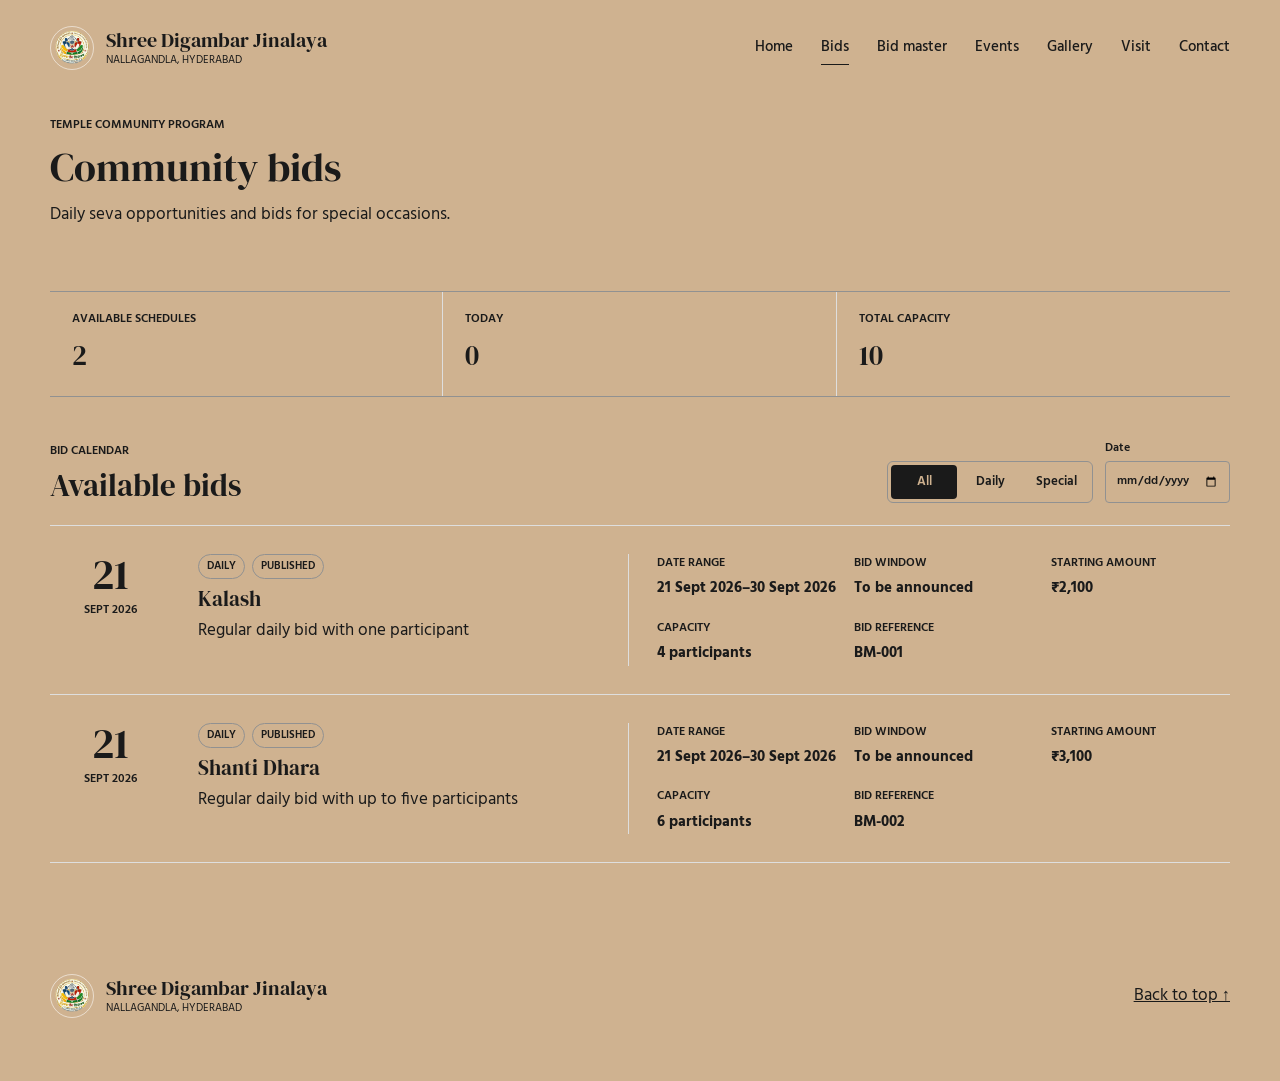
<file: bids/index.html>
<!doctype html>
<html lang="en">
<head>
	<meta charset="UTF-8" />
	<meta name="viewport" content="width=device-width, initial-scale=1.0" />
	<meta name="description" content="View daily and special community bids from Shree Digambar Jinalaya, Nallagandla, Hyderabad." />
	<meta name="robots" content="index, follow" />
	<link rel="icon" type="image/png" href="../assets/images/Home/Logo.png" />
	<title>Community Bids | Shree Digambar Jinalaya</title>
	<script>
		(() => {
			const param = new URLSearchParams(window.location.search).get("scoutTheme");
			const theme =
				param || (window.matchMedia("(prefers-color-scheme: dark)").matches ? "dark" : "light");
			document.documentElement.setAttribute("data-theme", theme);
		})();
	</script>
	<style>
		:root {
			color-scheme: light;
			--cp-bg: #f7f4ef;
			--cp-bg-elevated: #fcfbf8;
			--cp-surface: #ffffff;
			--cp-surface-soft: #f5f5f5;
			--cp-border: #dedede;
			--cp-border-strong: #919191;
			--cp-text: #242424;
			--cp-text-muted: #5c5c5c;
			--cp-text-soft: #6f6f6f;
			--cp-accent: #b11f4b;
			--cp-accent-hover: #9a1a41;
			--cp-accent-soft: rgba(177, 31, 75, 0.08);
			--cp-accent-fg: #ffffff;
			--cp-success: #16a34a;
			--cp-danger: #dc2626;
			--cp-warning: #f59e0b;
			--cp-link: #0078d4;
			--cp-shadow: 0 18px 48px rgba(0, 0, 0, 0.12);
			--cp-overlay: rgba(255, 255, 255, 0.8);
			--cp-panel: rgba(255, 255, 255, 0.86);
			--cp-panel-strong: rgba(255, 255, 255, 0.96);
			--cp-sheen: rgba(255, 255, 255, 0.55);
			--cp-highlight: rgba(177, 31, 75, 0.12);
		}
		html[data-theme="dark"] {
			color-scheme: dark;
			--cp-bg: #3d3b3a;
			--cp-bg-elevated: #343231;
			--cp-surface: #292929;
			--cp-surface-soft: #2e2e2e;
			--cp-border: #474747;
			--cp-border-strong: #5f5f5f;
			--cp-text: #dedede;
			--cp-text-muted: #919191;
			--cp-text-soft: #b0b0b0;
			--cp-accent: #fd8ea1;
			--cp-accent-hover: #fb7b91;
			--cp-accent-soft: rgba(253, 142, 161, 0.14);
			--cp-accent-fg: #1a1a1a;
			--cp-success: #4ade80;
			--cp-danger: #f87171;
			--cp-warning: #fbbf24;
			--cp-link: #4da6ff;
			--cp-shadow: 0 18px 48px rgba(0, 0, 0, 0.32);
			--cp-overlay: rgba(41, 41, 41, 0.88);
			--cp-panel: rgba(41, 41, 41, 0.72);
			--cp-panel-strong: rgba(41, 41, 41, 0.96);
			--cp-sheen: rgba(255, 255, 255, 0.04);
			--cp-highlight: rgba(253, 142, 161, 0.12);
		}
	</style>
	<link rel="preconnect" href="https://fonts.googleapis.com" />
	<link rel="preconnect" href="https://fonts.gstatic.com" crossorigin />
	<link href="https://fonts.googleapis.com/css2?family=DM+Serif+Display&family=Hind:wght@400;500;600&display=swap" rel="stylesheet" />
	<link rel="stylesheet" href="../styles.css?v=5" />
	<link rel="stylesheet" href="bids.css?v=1" />
	<script src="bids.js?v=1" defer></script>
</head>
<body class="inner-page">
	<a class="skip-link" href="#main-content">Skip to content</a>

	<header class="site-header" id="top">
		<div class="header-inner">
			<a class="brand" href="../index.html" aria-label="Temple home">
				<img class="brand-mark" src="../assets/images/Home/Logo.png" alt="" aria-hidden="true" />
				<span><strong>Shree Digambar Jinalaya</strong><small>Nallagandla, Hyderabad</small></span>
			</a>
			<button class="menu-button" type="button" aria-expanded="false" aria-controls="primary-nav">
				<span class="menu-icon" aria-hidden="true"></span><span class="sr-only">Open navigation</span>
			</button>
			<nav id="primary-nav" aria-label="Primary navigation">
				<a href="../index.html">Home</a>
				<a class="active" href="index.html" aria-current="page">Bids</a>
				<a href="bidmaster.html">Bid master</a>
				<a href="../events.html">Events</a>
				<a href="../gallery.html">Gallery</a>
				<a href="../visit.html">Visit</a>
				<a href="../contact.html">Contact</a>
			</nav>
		</div>
	</header>

	<main id="main-content">
		<header class="page-masthead bid-masthead">
			<div>
				<p class="eyebrow">Temple community program</p>
				<h1>Community bids</h1>
				<p>Daily seva opportunities and bids for special occasions.</p>
			</div>
		</header>

		<section class="section bid-section" aria-labelledby="schedule-heading">
			<div class="bid-summary" aria-label="Bid summary">
				<div><span>Available schedules</span><strong id="schedule-count">—</strong></div>
				<div><span>Today</span><strong id="today-count">—</strong></div>
				<div><span>Total capacity</span><strong id="capacity-count">—</strong></div>
			</div>

			<div class="bid-heading">
				<div><p class="eyebrow">Bid calendar</p><h2 id="schedule-heading">Available bids</h2></div>
				<div class="bid-controls">
					<div class="segmented-control" role="group" aria-label="Filter by bid type">
						<button class="is-selected" type="button" data-type="All" aria-pressed="true">All</button>
						<button type="button" data-type="Daily" aria-pressed="false">Daily</button>
						<button type="button" data-type="Special" aria-pressed="false">Special</button>
					</div>
					<label class="date-filter">Date <input id="bid-date" type="date" /></label>
					<button class="clear-filter" id="clear-date" type="button" hidden>Clear date</button>
				</div>
			</div>

			<div class="bid-list" id="bid-list" aria-live="polite">
				<p class="bid-message">Loading bid schedules…</p>
			</div>
		</section>
	</main>

	<footer>
		<div class="footer-inner">
			<div class="brand footer-brand">
				<img class="brand-mark" src="../assets/images/Home/Logo.png" alt="" aria-hidden="true" />
				<span><strong>Shree Digambar Jinalaya</strong><small>Nallagandla, Hyderabad</small></span>
			</div>
			<a href="#top">Back to top ↑</a>
		</div>
	</footer>
</body>
</html>
</file>
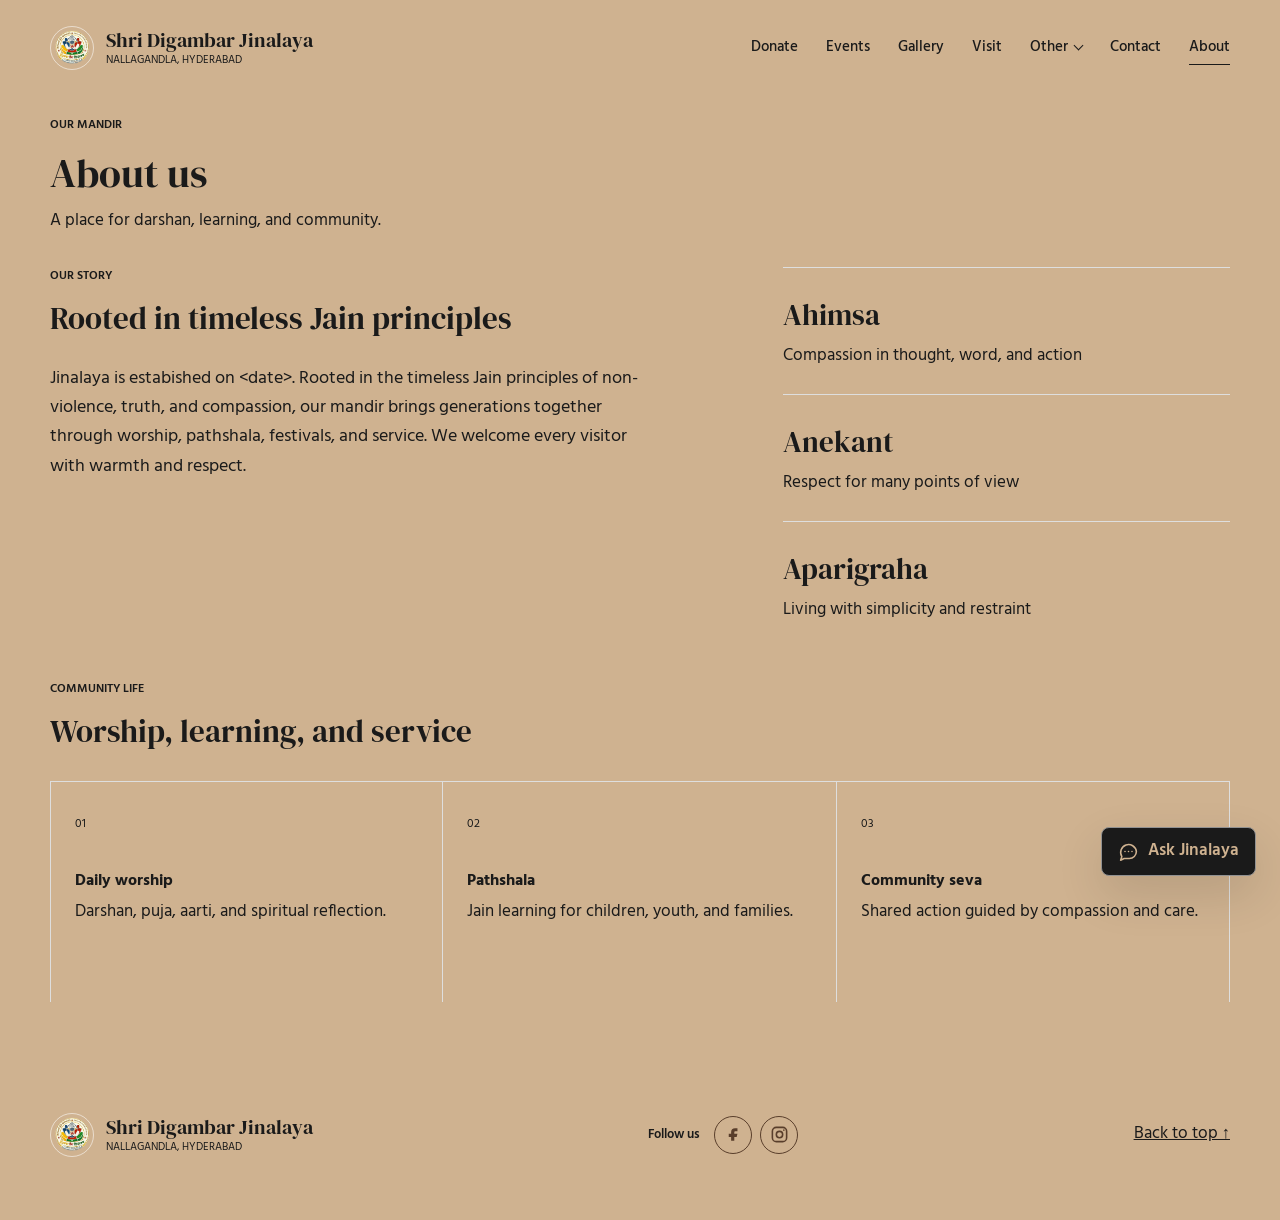
<file: about.html>
<!doctype html>
<html lang="en">
<head>
	<meta charset="UTF-8" />
	<meta name="viewport" content="width=device-width, initial-scale=1.0" />
	<meta name="description" content="Learn about Shree Digambar Jinalaya in Nallagandla, Hyderabad, and our Jain values of ahimsa, anekant, aparigraha, worship, learning, and seva." />
	<meta name="robots" content="index, follow, max-image-preview:large" />
	<link rel="canonical" href="https://njj.org/about.html" />
	<meta property="og:type" content="website" />
	<meta property="og:site_name" content="Shree Digambar Jinalaya" />
	<meta property="og:title" content="About Shree Digambar Jinalaya | Nallagandla, Hyderabad" />
	<meta property="og:description" content="Discover our Digambar Jain temple, community, and values of ahimsa, anekant, aparigraha, learning, and seva." />
	<meta property="og:url" content="https://njj.org/about.html" />
	<meta property="og:image" content="https://njj.org/assets/images/Home/Vedi-transparent-clean.png?v=3" />
	<meta name="twitter:card" content="summary_large_image" />
	<link rel="icon" type="image/png" href="assets/images/Home/Logo.png" />
	<title>About | Shree Digambar Jinalaya, Nallagandla, Hyderabad</title>
	<link rel="preconnect" href="https://fonts.googleapis.com" />
	<link rel="preconnect" href="https://fonts.gstatic.com" crossorigin />
	<link href="https://fonts.googleapis.com/css2?family=DM+Serif+Display&family=Hind:wght@400;500;600&display=swap" rel="stylesheet" />
	<link rel="stylesheet" href="styles.css?v=5" />
	<script>
		(() => {
			const param = new URLSearchParams(window.location.search).get("scoutTheme");
			document.documentElement.dataset.theme = param || (matchMedia("(prefers-color-scheme: dark)").matches ? "dark" : "light");
		})();
	</script>
</head>
<body class="inner-page">
	<a class="skip-link" href="#main-content">Skip to content</a>

	<main id="main-content">
		<header class="page-masthead">
			<div>
				<p class="eyebrow">Our mandir</p>
				<h1>About us</h1>
				<p>A place for darshan, learning, and community.</p>
			</div>
		</header>

		<section class="about-band">
			<div class="about-inner">
				<div class="about-copy reveal">
					<p class="eyebrow">Our story</p>
					<h2>Rooted in timeless Jain principles</h2>
					<p id="about-text"></p>
				</div>
				<dl class="values-list reveal">
					<div>
						<dt>Ahimsa</dt>
						<dd>Compassion in thought, word, and action</dd>
					</div>
					<div>
						<dt>Anekant</dt>
						<dd>Respect for many points of view</dd>
					</div>
					<div>
						<dt>Aparigraha</dt>
						<dd>Living with simplicity and restraint</dd>
					</div>
				</dl>
			</div>
		</section>

		<section class="section">
			<div class="section-heading reveal">
				<div>
					<p class="eyebrow">Community life</p>
					<h2>Worship, learning, and service</h2>
				</div>
			</div>
			<div class="link-grid reveal">
				<div>
					<span>01</span>
					<h3>Daily worship</h3>
					<p>Darshan, puja, aarti, and spiritual reflection.</p>
				</div>
				<div>
					<span>02</span>
					<h3>Pathshala</h3>
					<p>Jain learning for children, youth, and families.</p>
				</div>
				<div>
					<span>03</span>
					<h3>Community seva</h3>
					<p>Shared action guided by compassion and care.</p>
				</div>
			</div>
		</section>
	</main>
	<script src="content.js?v=5"></script>
	<script src="shared-layout.js?v=6"></script>
	<script src="gallery-data.js"></script>
	<script src="app.js"></script>
</body>
</html>
</file>
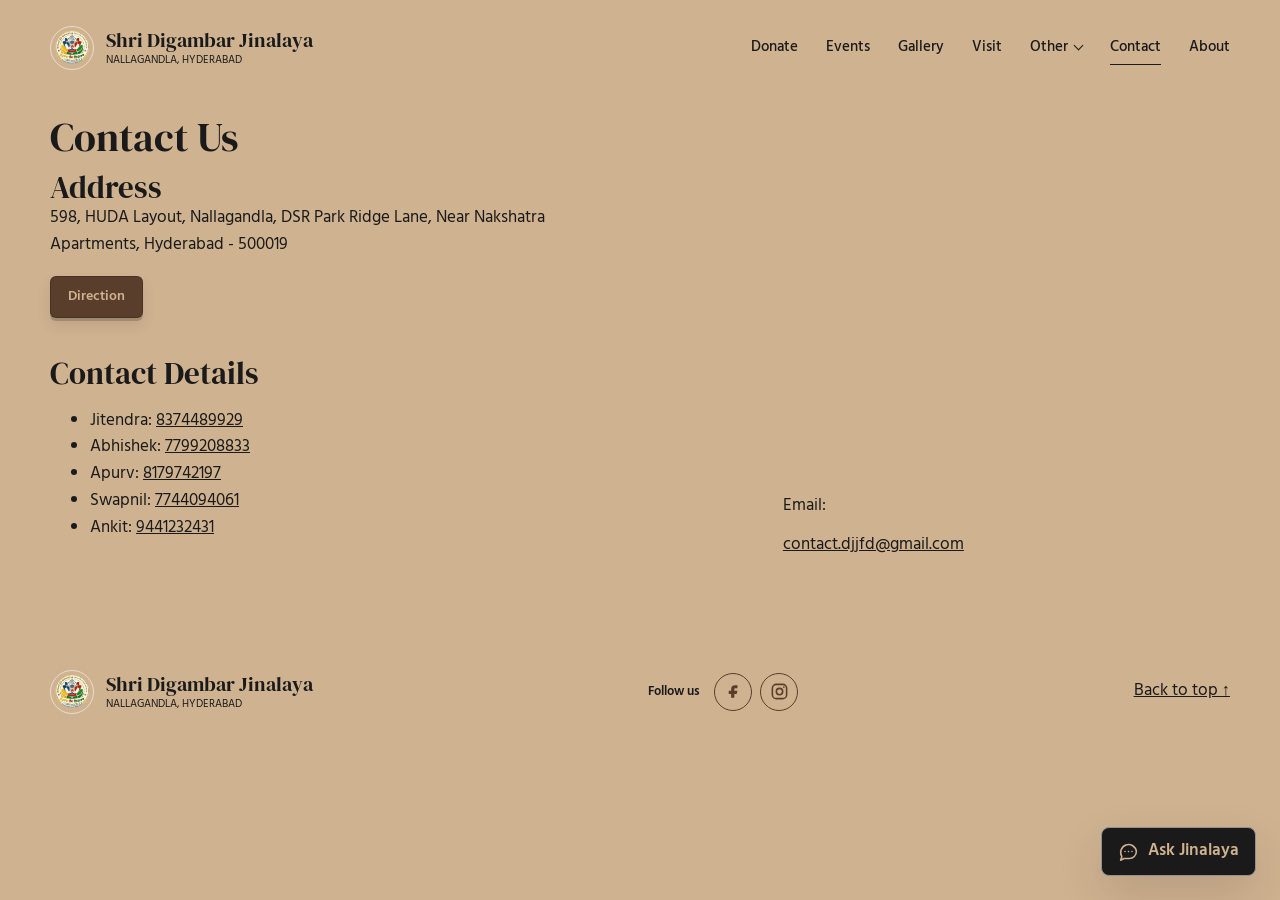
<file: contact.html>
<!doctype html>
<html lang="en">
  <head>
    <meta charset="UTF-8" />
    <meta name="viewport" content="width=device-width, initial-scale=1.0" />
    <meta
      name="description"
      content="Contact Shree Digambar Jinalaya in Nallagandla, Hyderabad by phone or email for darshan, events, donations, directions, and community enquiries."
    />
    <meta name="robots" content="index, follow, max-image-preview:large" />
    <link rel="canonical" href="https://njj.org/contact.html" />
    <meta property="og:type" content="website" />
    <meta property="og:site_name" content="Shree Digambar Jinalaya" />
    <meta property="og:title" content="Contact Shree Digambar Jinalaya | Nallagandla, Hyderabad" />
    <meta property="og:description" content="Phone, email, address, and directions for Shree Digambar Jinalaya in Nallagandla, Hyderabad." />
    <meta property="og:url" content="https://njj.org/contact.html" />
    <meta property="og:image" content="https://njj.org/assets/images/Home/Vedi-transparent-clean.png?v=3" />
    <meta name="twitter:card" content="summary_large_image" />
    <link rel="icon" type="image/png" href="assets/images/Home/Logo.png" />
    <title>Contact | Shree Digambar Jinalaya, Nallagandla, Hyderabad</title>
    <link rel="preconnect" href="https://fonts.googleapis.com" />
    <link rel="preconnect" href="https://fonts.gstatic.com" crossorigin />
    <link href="https://fonts.googleapis.com/css2?family=DM+Serif+Display&family=Hind:wght@400;500;600&display=swap" rel="stylesheet" />
    <link rel="stylesheet" href="styles.css?v=5" />
    <script>
      (() => {
        const param = new URLSearchParams(window.location.search).get("scoutTheme");
        document.documentElement.dataset.theme = param || (matchMedia("(prefers-color-scheme: dark)").matches ? "dark" : "light");
      })();
    </script>
  </head>
  <body class="inner-page">
    <a class="skip-link" href="#main-content">Skip to content</a>

    <main id="main-content">
      <header class="page-masthead">
        <div>
          
          <h1>Contact Us</h1>
          <h2>Address</h2>
          <p class="contact-address" id="full-address"></p>
          <a
              class="button button-primary"
              id="directions-link"
              href="#"
              target="_blank"
              rel="noreferrer"
            >
              Direction
            </a>
        </div>
      </header>

      <section class="contact-band" aria-labelledby="contact-heading">
        <div class="contact-inner">
          <div class="reveal">
            <h2>Contact Details</h2>
            <ul id="commite-list"></ul>
          </div>

          <address class="contact-details reveal">
            Email:<a id="email-link"></a>         
          </address>
        </div>
      </section>
    </main>

    <script src="content.js?v=5"></script><script src="shared-layout.js?v=6"></script>
    <script src="gallery-data.js"></script>
    <script src="app.js"></script>
  </body>
</html>
</file>
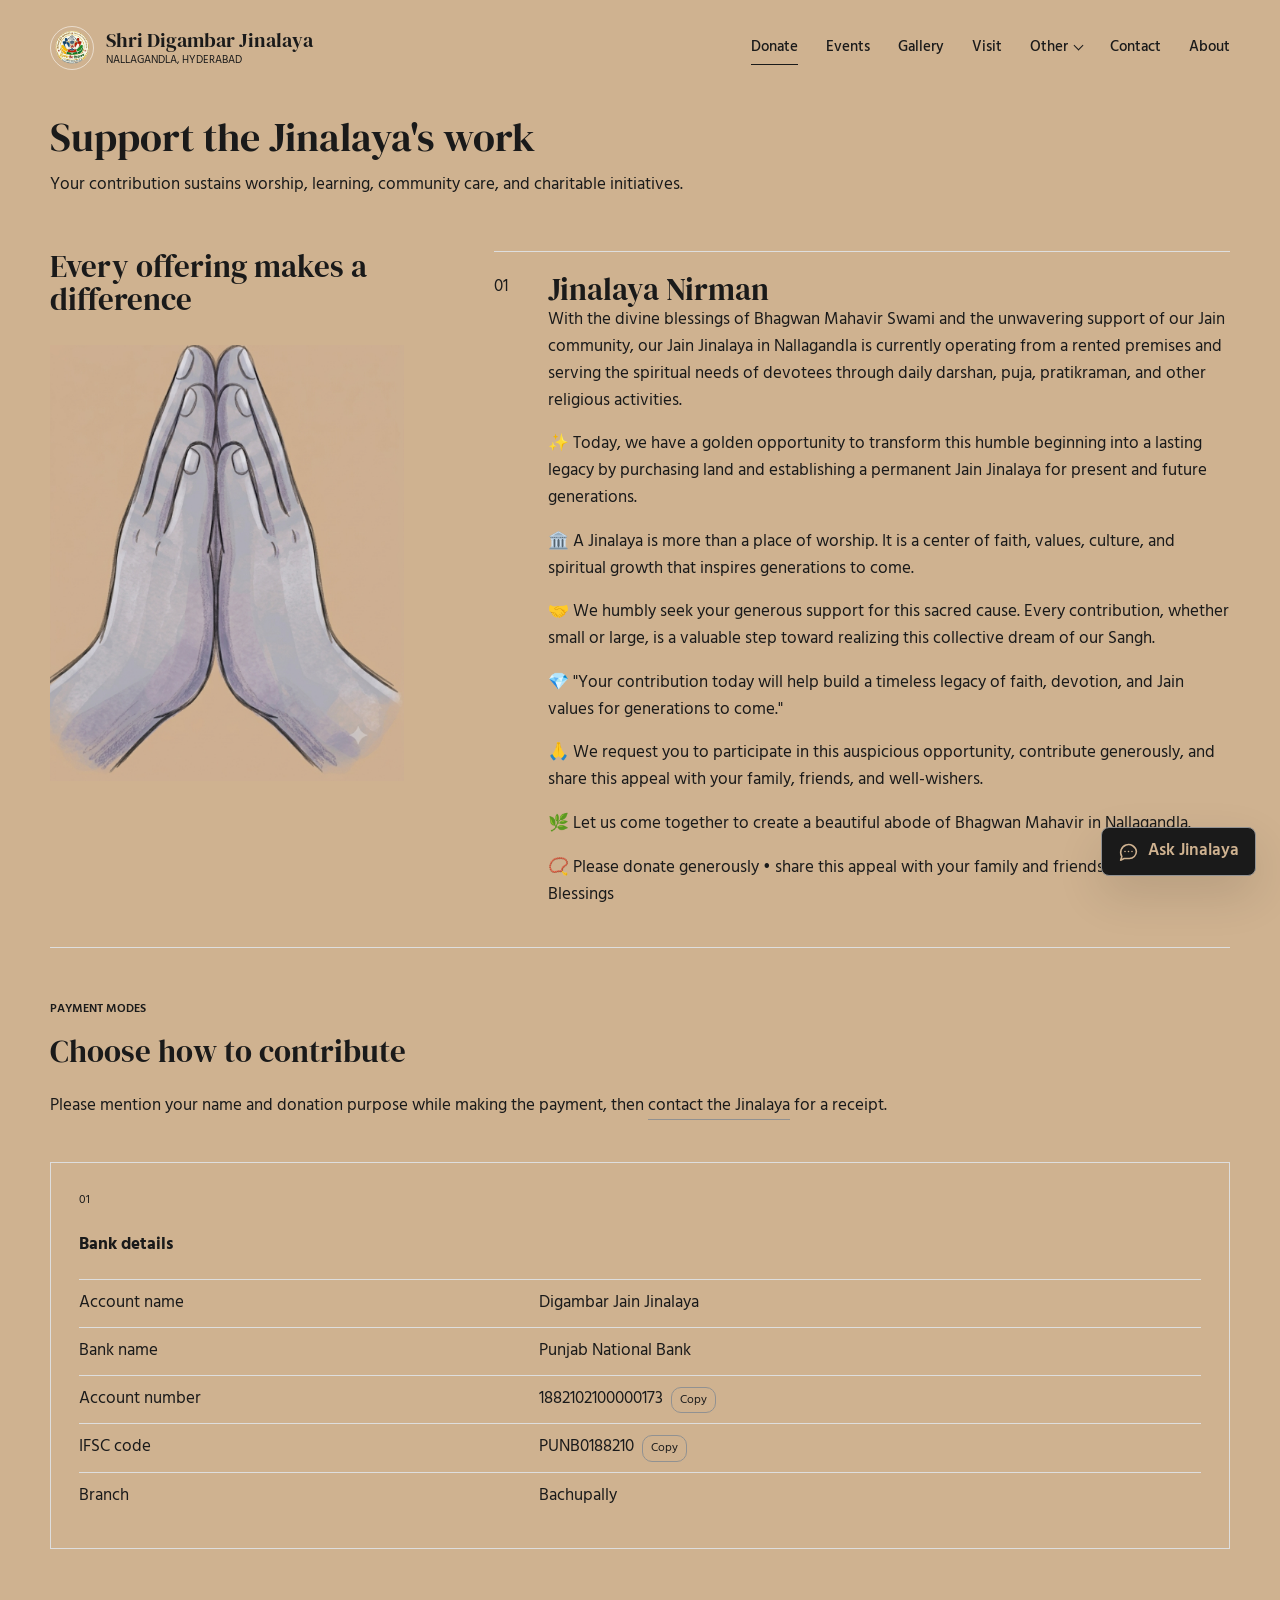
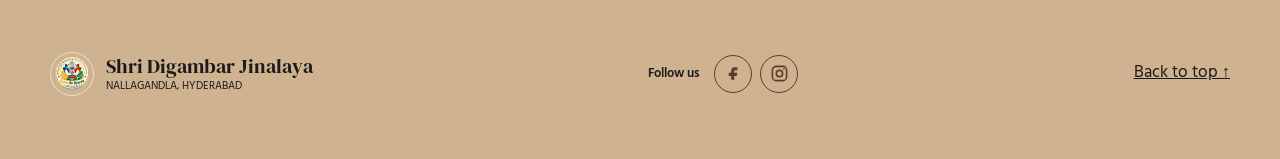
<file: donate.html>
<!doctype html>
<html lang="en">
<head>
	<meta charset="UTF-8" />
	<meta name="viewport" content="width=device-width, initial-scale=1.0" />
	<meta name="description" content="Support Shree Digambar Jinalaya in Nallagandla through donation and seva. Find verified bank details and contribution information." />
	<meta name="robots" content="index, follow, max-image-preview:large" />
	<link rel="canonical" href="https://njj.org/donate.html" />
	<meta property="og:type" content="website" />
	<meta property="og:site_name" content="Shree Digambar Jinalaya" />
	<meta property="og:title" content="Donate and Seva | Shree Digambar Jinalaya" />
	<meta property="og:description" content="Support worship, learning, community care, and mandir initiatives through donation and seva." />
	<meta property="og:url" content="https://njj.org/donate.html" />
	<meta property="og:image" content="https://njj.org/assets/images/Home/Vedi-transparent-clean.png?v=3" />
	<meta name="twitter:card" content="summary_large_image" />
	<link rel="icon" type="image/png" href="assets/images/Home/Logo.png" />
	<title>Donate | Shree Digambar Jinalaya, Nallagandla, Hyderabad</title>
	<link rel="preconnect" href="https://fonts.googleapis.com" />
	<link rel="preconnect" href="https://fonts.gstatic.com" crossorigin />
	<link href="https://fonts.googleapis.com/css2?family=DM+Serif+Display&family=Hind:wght@400;500;600&display=swap" rel="stylesheet" />
	<link rel="stylesheet" href="styles.css?v=5" />
	<script>
		(() => {
			const param = new URLSearchParams(window.location.search).get("scoutTheme");
			document.documentElement.dataset.theme = param || (matchMedia("(prefers-color-scheme: dark)").matches ? "dark" : "light");
		})();
	</script>
</head>
<body class="inner-page">
	<a class="skip-link" href="#main-content">Skip to content</a>

	<main id="main-content">
		<header class="page-masthead">
			<div>
				<h1>Support the Jinalaya's work</h1>
				<p>Your contribution sustains worship, learning, community care, and charitable initiatives.</p>
			</div>
		</header>
		<section class="section seva-section">
			<div class="seva-copy reveal">
				<h2>Every offering makes a difference</h2>
				<img class="donation-image" src="assets/images/Home/donation.png" alt="Donation appeal for building a permanent Jain Jinalaya in Nallagandla" />
			</div>
			<div class="seva-options reveal">
				<div>
					<span>01</span>
					<h2>Jinalaya Nirman</h2>
					<p>With the divine blessings of Bhagwan Mahavir Swami and the unwavering support of our Jain community, our Jain Jinalaya in Nallagandla is currently operating from a rented premises and serving the spiritual needs of devotees through daily darshan, puja, pratikraman, and other religious activities.</p>
<p>✨ Today, we have a golden opportunity to transform this humble beginning into a lasting legacy by purchasing land and establishing a permanent Jain Jinalaya for present and future generations.</p>

<p>🏛️ A Jinalaya is more than a place of worship. It is a center of faith, values, culture, and spiritual growth that inspires generations to come.</p>

<p>🤝 We humbly seek your generous support for this sacred cause. Every contribution, whether small or large, is a valuable step toward realizing this collective dream of our Sangh.</p>

<p>💎 "Your contribution today will help build a timeless legacy of faith, devotion, and Jain values for generations to come."</p>

<p>🙏 We request you to participate in this auspicious opportunity, contribute generously, and share this appeal with your family, friends, and well-wishers.</p>

<p>🌿 Let us come together to create a beautiful abode of Bhagwan Mahavir in Nallagandla.</p>

<p>📿 Please donate generously • share this appeal with your family and friends • Earn Infinite Blessings</p>
				</div>
				<!--<div>
					<span>02</span>
					<h3>Any order</h3>
					<p>.</p>
				</div>--> 
			</div>
		</section>

		<section class="payment-section" aria-labelledby="payment-heading">
			<div class="payment-inner">
				<div class="payment-intro reveal">
					<p class="eyebrow">Payment modes</p>
					<h2 id="payment-heading">Choose how to contribute</h2>
					<p>Please mention your name and donation purpose while making the payment, then <a class="text-link" href="contact.html">contact the Jinalaya</a> for a receipt.</p>
				</div>

				<div class="payment-options">
					<section class="payment-option reveal" aria-labelledby="bank-heading">
						<p class="payment-number">01</p>
						<h3 id="bank-heading">Bank details</h3>
						<dl class="bank-details">
							<div><dt>Account name</dt><dd id="payment-account-name"></dd></div>
							<div><dt>Bank name</dt><dd id="payment-bank-name"></dd></div>
							<div><dt>Account number</dt><dd><span id="payment-account-number"></span><button class="copy-button" type="button" data-copy-target="payment-account-number">Copy</button></dd></div>
							<div><dt>IFSC code</dt><dd><span id="payment-ifsc"></span><button class="copy-button" type="button" data-copy-target="payment-ifsc">Copy</button></dd></div>
							<div><dt>Branch</dt><dd id="payment-branch"></dd></div>
						</dl>
					</section>
				</div>
			</div>
		</section>
	</main>
	<script src="content.js?v=5"></script>
	<script src="shared-layout.js?v=6"></script>
	<script src="gallery-data.js"></script>
	<script src="app.js"></script>
</body>
</html>
</file>
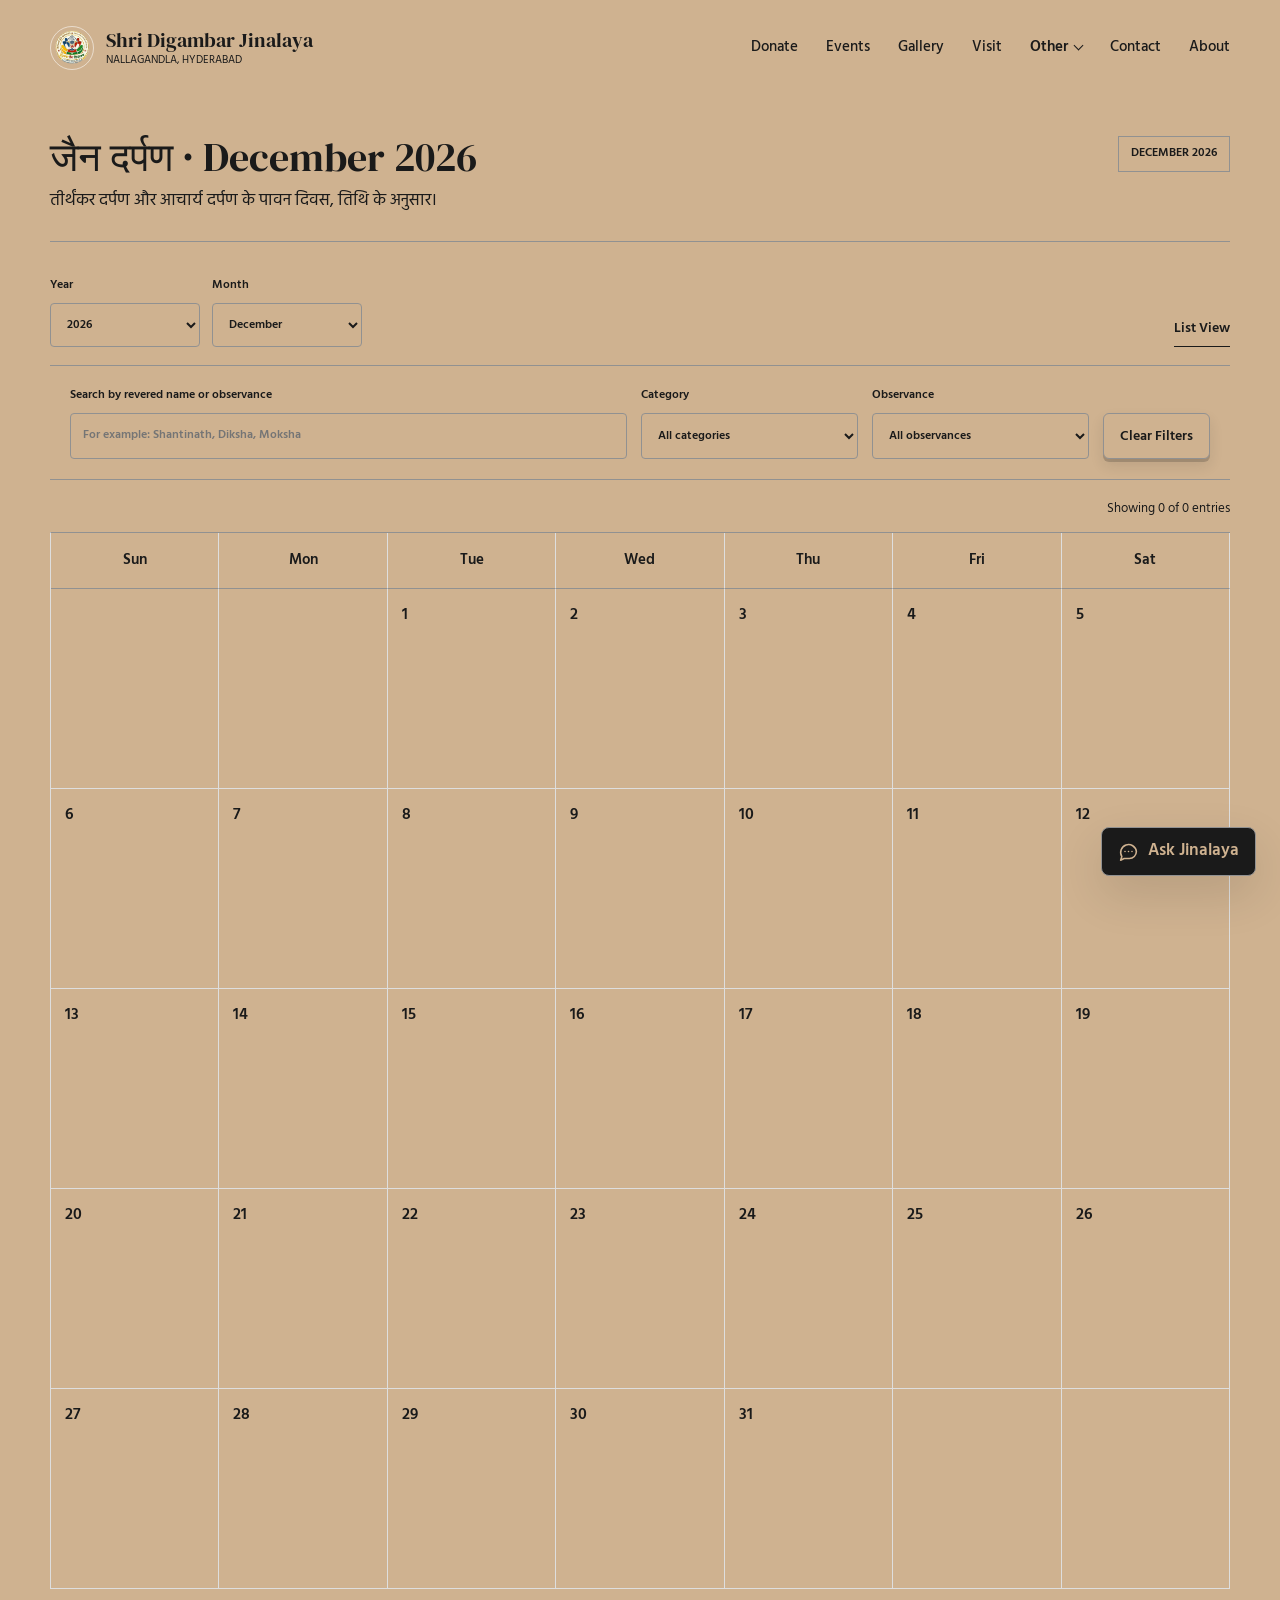
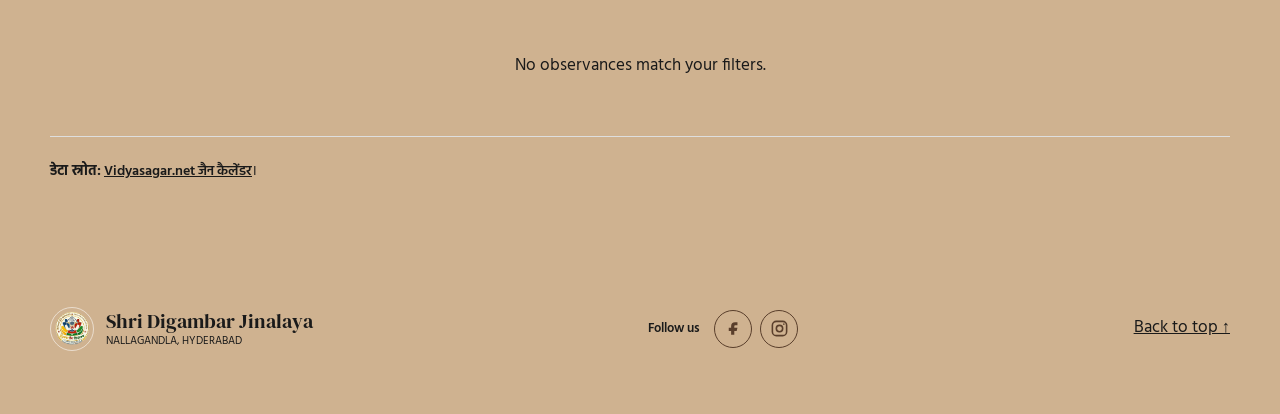
<file: festivals.html>
<!doctype html>
<html lang="hi">
<head>
	<meta charset="UTF-8" />
	<meta name="viewport" content="width=device-width, initial-scale=1.0" />
	<meta name="description" content="सितंबर 2026 के तीर्थंकर दर्पण और आचार्य दर्पण के पावन दिवस।" />
	<meta name="robots" content="index, follow, max-image-preview:large" />
	<link rel="canonical" href="https://njj.org/festivals.html" />
	<meta property="og:type" content="website" />
	<meta property="og:site_name" content="Shree Digambar Jinalaya" />
	<meta property="og:title" content="जैन दर्पण और पर्व कैलेंडर | श्री दिगंबर जिनालय" />
	<meta property="og:description" content="तीर्थंकर दर्पण, आचार्य दर्पण और जैन पर्वों की तिथियां देखें।" />
	<meta property="og:url" content="https://njj.org/festivals.html" />
	<meta property="og:image" content="https://njj.org/assets/images/Home/Vedi-transparent-clean.png?v=3" />
	<meta property="og:locale" content="hi_IN" />
	<meta name="twitter:card" content="summary_large_image" />
	<link rel="icon" type="image/png" href="assets/images/Home/Logo.png" />
	<title>जैन दर्पण सितंबर 2026 | श्री दिगंबर जिनालय</title>
	<link rel="preconnect" href="https://fonts.googleapis.com" />
	<link rel="preconnect" href="https://fonts.gstatic.com" crossorigin />
	<link href="https://fonts.googleapis.com/css2?family=DM+Serif+Display&family=Hind:wght@400;500;600&display=swap" rel="stylesheet" />
	<link rel="stylesheet" href="styles.css?v=5" />
	<script>
		(() => {
			const param = new URLSearchParams(window.location.search).get("scoutTheme");
			document.documentElement.dataset.theme = param || (matchMedia("(prefers-color-scheme: dark)").matches ? "dark" : "light");
		})();
	</script>
</head>
<body class="inner-page">
	<a class="skip-link" href="#main-content">मुख्य सामग्री पर जाएं</a>

	<main id="main-content">
		<section class="section">
			<header class="festival-intro reveal">
				<div>
					<p class="eyebrow"> </p>
					<h1 id="festival-page-title">जैन दर्पण</h1>
					<p>तीर्थंकर दर्पण और आचार्य दर्पण के पावन दिवस, तिथि के अनुसार।</p>
				</div>
				<span class="festival-year" id="festival-period-label"></span>
			</header>

			<div class="festival-period-controls reveal">
				<div class="festival-period-selectors">
					<label>
						<span>Year</span>
						<select id="festival-year" aria-label="Select year"></select>
					</label>
					<label>
						<span>Month</span>
						<select id="festival-month" aria-label="Select month"></select>
					</label>
				</div>
				<a class="festival-view-link" id="festival-view-toggle" href="?view=list">List View</a>
			</div>

			<form class="festival-filters reveal" id="festival-filters" role="search">
				<label class="festival-search">
					<span>Search by revered name or observance</span>
					<input id="festival-search" type="search" placeholder="For example: Shantinath, Diksha, Moksha" autocomplete="off" />
				</label>
				<label>
					<span>Category</span>
					<select id="festival-type">
						<option value="all">All categories</option>
						<option value="tirthankar">Tirthankar Darpan</option>
						<option value="acharya">Acharya Darpan</option>
					</select>
				</label>
				<label>
					<span>Observance</span>
					<select id="festival-divas">
						<option value="all">All observances</option>
					</select>
				</label>
				<button class="button button-secondary" id="festival-reset" type="reset">Clear Filters</button>
			</form>

			<div class="festival-results-heading">
				<p id="festival-result-count" aria-live="polite"></p>
			</div>

			<div class="festival-list" id="festival-list">
				<article class="festival-item reveal"><p class="festival-date"><time datetime="2026-01-15">15 जनवरी</time></p><div class="festival-copy"><h3>शीतलनाथ जन्म तप</h3><p>भगवान शीतलनाथ के जन्म कल्याणक से जुड़ा पावन तप और आराधना का दिवस।</p></div></article>
				<article class="festival-item reveal"><p class="festival-date"><time datetime="2026-01-16">16 जनवरी</time></p><div class="festival-copy"><h3>मेरु त्रयोदशी एवं आदिनाथ निर्वाण कल्याणक</h3><p>भगवान आदिनाथ के निर्वाण कल्याणक की स्मृति में मनाया जाने वाला पवित्र दिवस।</p></div></article>
				<article class="festival-item reveal"><p class="festival-date"><time datetime="2026-01-17">17 जनवरी</time></p><div class="festival-copy"><h3>ऋषभदेव मोक्ष</h3><p>भगवान ऋषभदेव के मोक्ष प्राप्ति दिवस का स्मरण।</p></div></article>
				<article class="festival-item reveal"><p class="festival-date"><time datetime="2026-01-25">25 जनवरी</time></p><div class="festival-copy"><h3>मर्यादा महोत्सव</h3><p>संघ के अनुशासन तथा साधु-साध्वी मर्यादा पर केंद्रित पर्व।</p></div></article>
				<article class="festival-item reveal"><p class="festival-date"><time datetime="2026-02-24">24 फरवरी</time> - <time datetime="2026-03-03">3 मार्च</time></p><div class="festival-copy"><h3>प्रथम अष्टान्हिका पर्व</h3><p>सम्मेद शिखरजी और अन्य पवित्र क्षेत्रों से जुड़ा आठ दिवसीय पर्व, जिसमें विशेष प्रतिक्रमण, पूजा, विधान, स्वाध्याय और उपवास किए जाते हैं।</p></div></article>
				<article class="festival-item reveal"><p class="festival-date"><time datetime="2026-03-25">25 मार्च</time> - <time datetime="2026-04-02">2 अप्रैल</time></p><div class="festival-copy"><h3>चैत्र आयंबिल ओली</h3><p>आंतरिक शुद्धि और तप के लिए नौ दिनों तक कठोर नियमों के साथ दिन में एक बार सादा भोजन करने की आराधना।</p></div></article>
				<article class="festival-item reveal"><p class="festival-date"><time datetime="2026-03-31">31 मार्च</time></p><div class="festival-copy"><h3>महावीर जन्म कल्याणक</h3><p>भगवान महावीर का जन्म कल्याणक। जैन मंदिरों में विशेष पूजा, रथयात्रा और प्रभु भक्ति की जाती है।</p></div></article>
				<article class="festival-item reveal"><p class="festival-date"><time datetime="2026-04-26">26 अप्रैल</time></p><div class="festival-copy"><h3>महावीर स्वामी केवलज्ञान दिवस</h3><p>भगवान महावीर द्वारा अनंत और पूर्ण केवलज्ञान प्राप्त करने का पावन दिवस।</p></div></article>
				<article class="festival-item reveal"><p class="festival-date"><time datetime="2026-07-21">21 जुलाई</time> - <time datetime="2026-07-29">29 जुलाई</time></p><div class="festival-copy"><h3>द्वितीय अष्टान्हिका पर्व</h3><p>पूजा, विधान, स्वाध्याय, प्रतिक्रमण और उपवास को समर्पित आठ दिवसीय पर्व।</p></div></article>
				<article class="festival-item reveal"><p class="festival-date"><time datetime="2026-08-19">19 अगस्त</time></p><div class="festival-copy"><h3>पार्श्वनाथ निर्वाण दिवस</h3><p>भगवान पार्श्वनाथ की मोक्ष प्राप्ति का स्मरण। इस दिन विशेष पूजा और स्वाध्याय किया जाता है।</p></div></article>
				<article class="festival-item reveal">
					<p class="festival-date"><time datetime="2026-09-16">16 सितंबर</time> - <time datetime="2026-09-26">26 सितंबर</time></p>
					<div class="festival-copy">
						<h3>दशलक्षण पर्व</h3>
						<p>दिगंबर जैन परंपरा का प्रमुख पर्व, जो दस धर्मों को समर्पित है:</p>
						<ul>
							<li>उत्तम क्षमा, मार्दव, आर्जव, शौच और सत्य</li>
							<li>उत्तम संयम, तप, त्याग, आकिंचन्य और ब्रह्मचर्य</li>
							<li>उपवास, स्वाध्याय, प्रतिक्रमण और प्रवचन श्रवण</li>
						</ul>
					</div>
				</article>
				<article class="festival-item reveal"><p class="festival-date"><time datetime="2026-09-16">16 सितंबर</time></p><div class="festival-copy"><h3>क्षमावाणी पर्व</h3><p>परस्पर क्षमा मांगने और क्षमा देने, विशेष प्रतिक्रमण तथा क्षमा याचना का दिवस।</p></div></article>
				<article class="festival-item reveal"><p class="festival-date"><time datetime="2026-11-09">9 नवंबर</time></p><div class="festival-copy"><h3>महावीर निर्वाण कल्याणक</h3><p>जैन दीपावली भगवान महावीर की मोक्ष प्राप्ति की स्मृति में मनाई जाती है। इस दिन दीपक जलाए जाते हैं, निर्वाण लाडू अर्पित किए जाते हैं और जैन आगमों तथा ग्रंथों का श्रवण किया जाता है।</p></div></article>
				<article class="festival-item reveal"><p class="festival-date"><time datetime="2026-11-14">14 नवंबर</time></p><div class="festival-copy"><h3>ज्ञान पंचमी</h3><p>जैन शास्त्रों और श्रुतज्ञान की आराधना का दिन। श्रद्धालु नया स्वाध्याय आरंभ करते हैं तथा पुस्तकों और ग्रंथों की पूजा करते हैं।</p></div></article>
				<article class="festival-item reveal"><p class="festival-date"><time datetime="2026-11-17">17 नवंबर</time> - <time datetime="2026-11-24">24 नवंबर</time></p><div class="festival-copy"><h3>तृतीय अष्टान्हिका पर्व</h3><p>पूजा, अध्ययन, संयम और उपवास पर केंद्रित आठ दिवसीय पर्व।</p></div></article>
				<article class="festival-item reveal"><p class="festival-date"><time datetime="2026-12-03">3 दिसंबर</time></p><div class="festival-copy"><h3>महावीर स्वामी दीक्षा कल्याणक</h3><p>भगवान महावीर के वैराग्य और संयम पथ पर दीक्षित होने का पावन दिवस।</p></div></article>
			</div>
			<div class="festival-calendar" id="festival-calendar" hidden></div>
			<p class="festival-empty" id="festival-empty" hidden>No observances match your filters.</p>
			<p class="festival-source">
				<strong>डेटा स्रोत:</strong>
				<a href="https://www.vidyasagar.net/jain-calendar/" target="_blank" rel="noopener noreferrer">Vidyasagar.net जैन कैलेंडर</a>।
				<!--मूल कैलेंडर सामग्री और उससे संबंधित कॉपीराइट उनके संबंधित अधिकार धारकों के हैं। जानकारी को यहां केवल धार्मिक एवं सूचनात्मक सुविधा के लिए लिप्यंतरित किया गया है; इस वेबसाइट का Vidyasagar.net से कोई आधिकारिक संबंध नहीं है। सुधार या सामग्री हटाने के अनुरोध के लिए <a href="contact.html">हमसे संपर्क करें</a>।-->
			</p>
		</section>
	</main>

	<script src="content.js?v=5"></script>
	<script src="shared-layout.js?v=6"></script>
	<script src="festival-data.js"></script>
	<script src="festival.js"></script>
	<script src="app.js"></script>
</body>
</html>
</file>
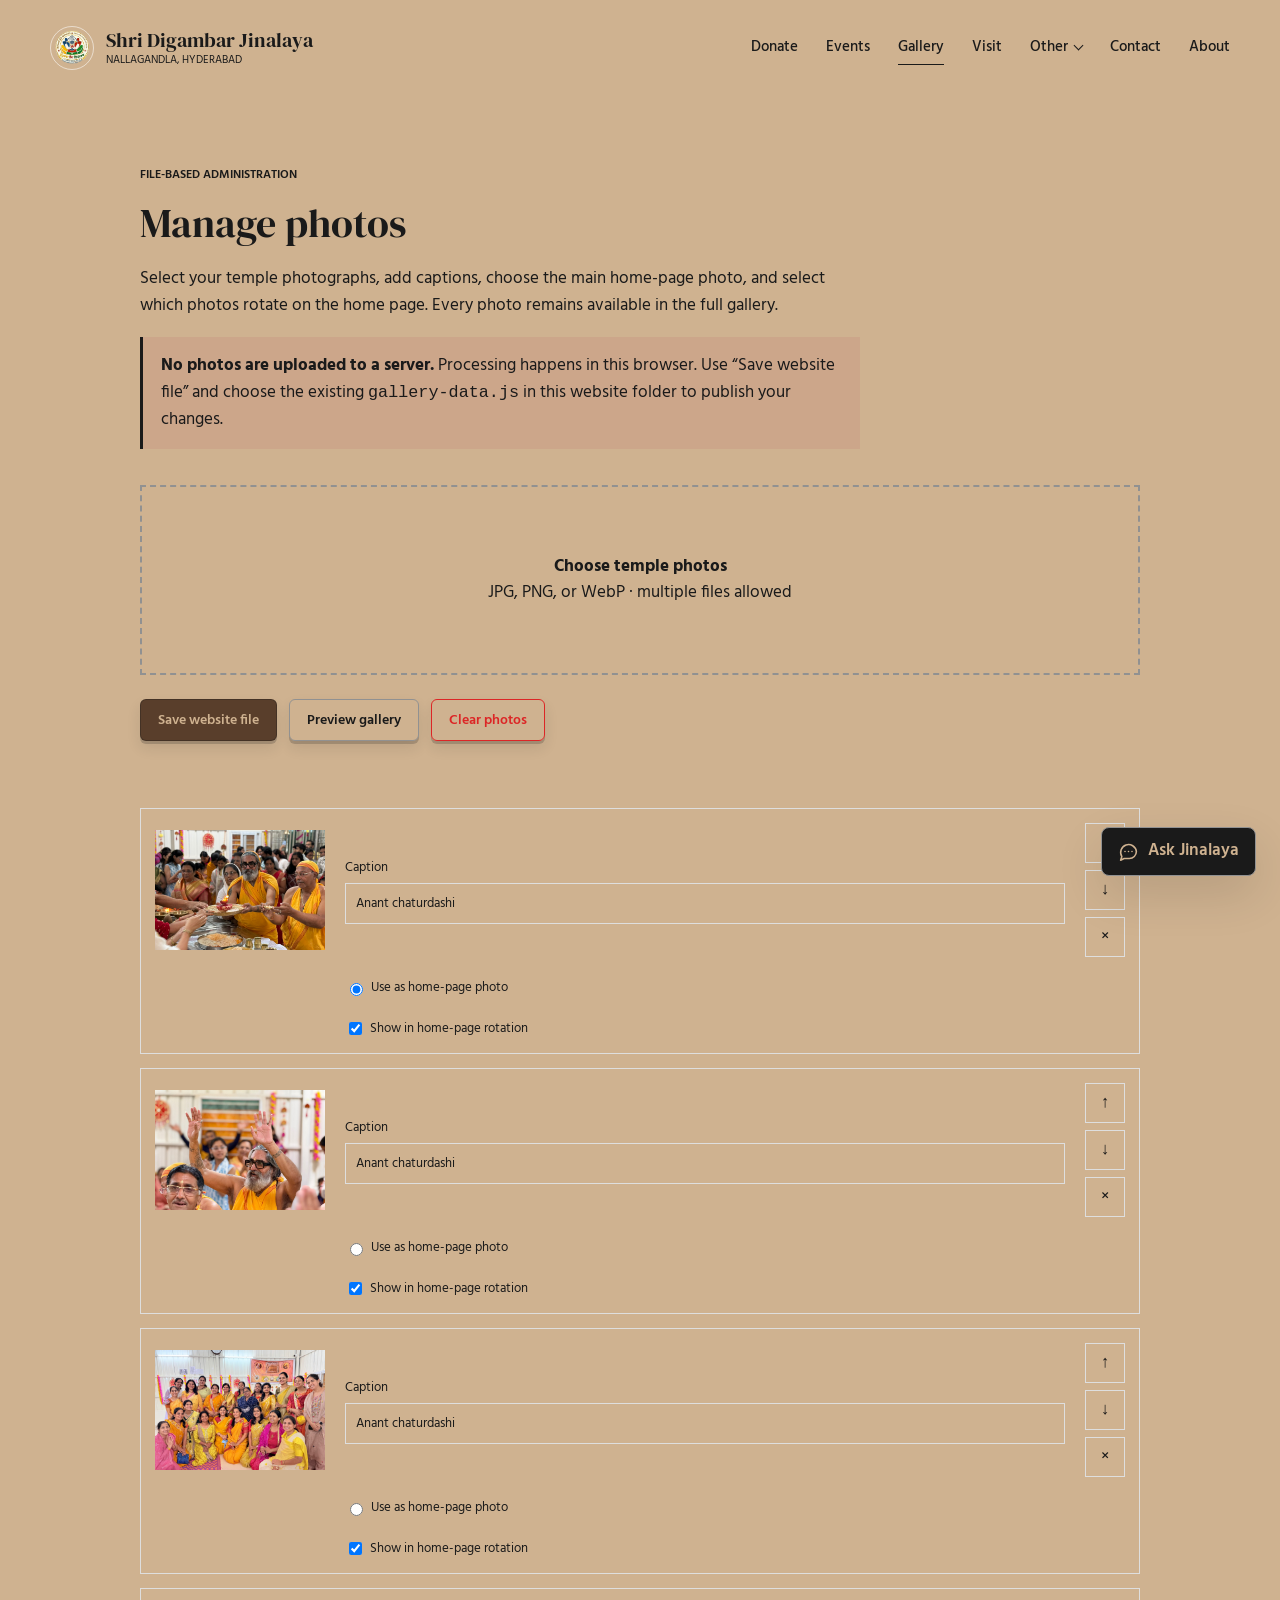
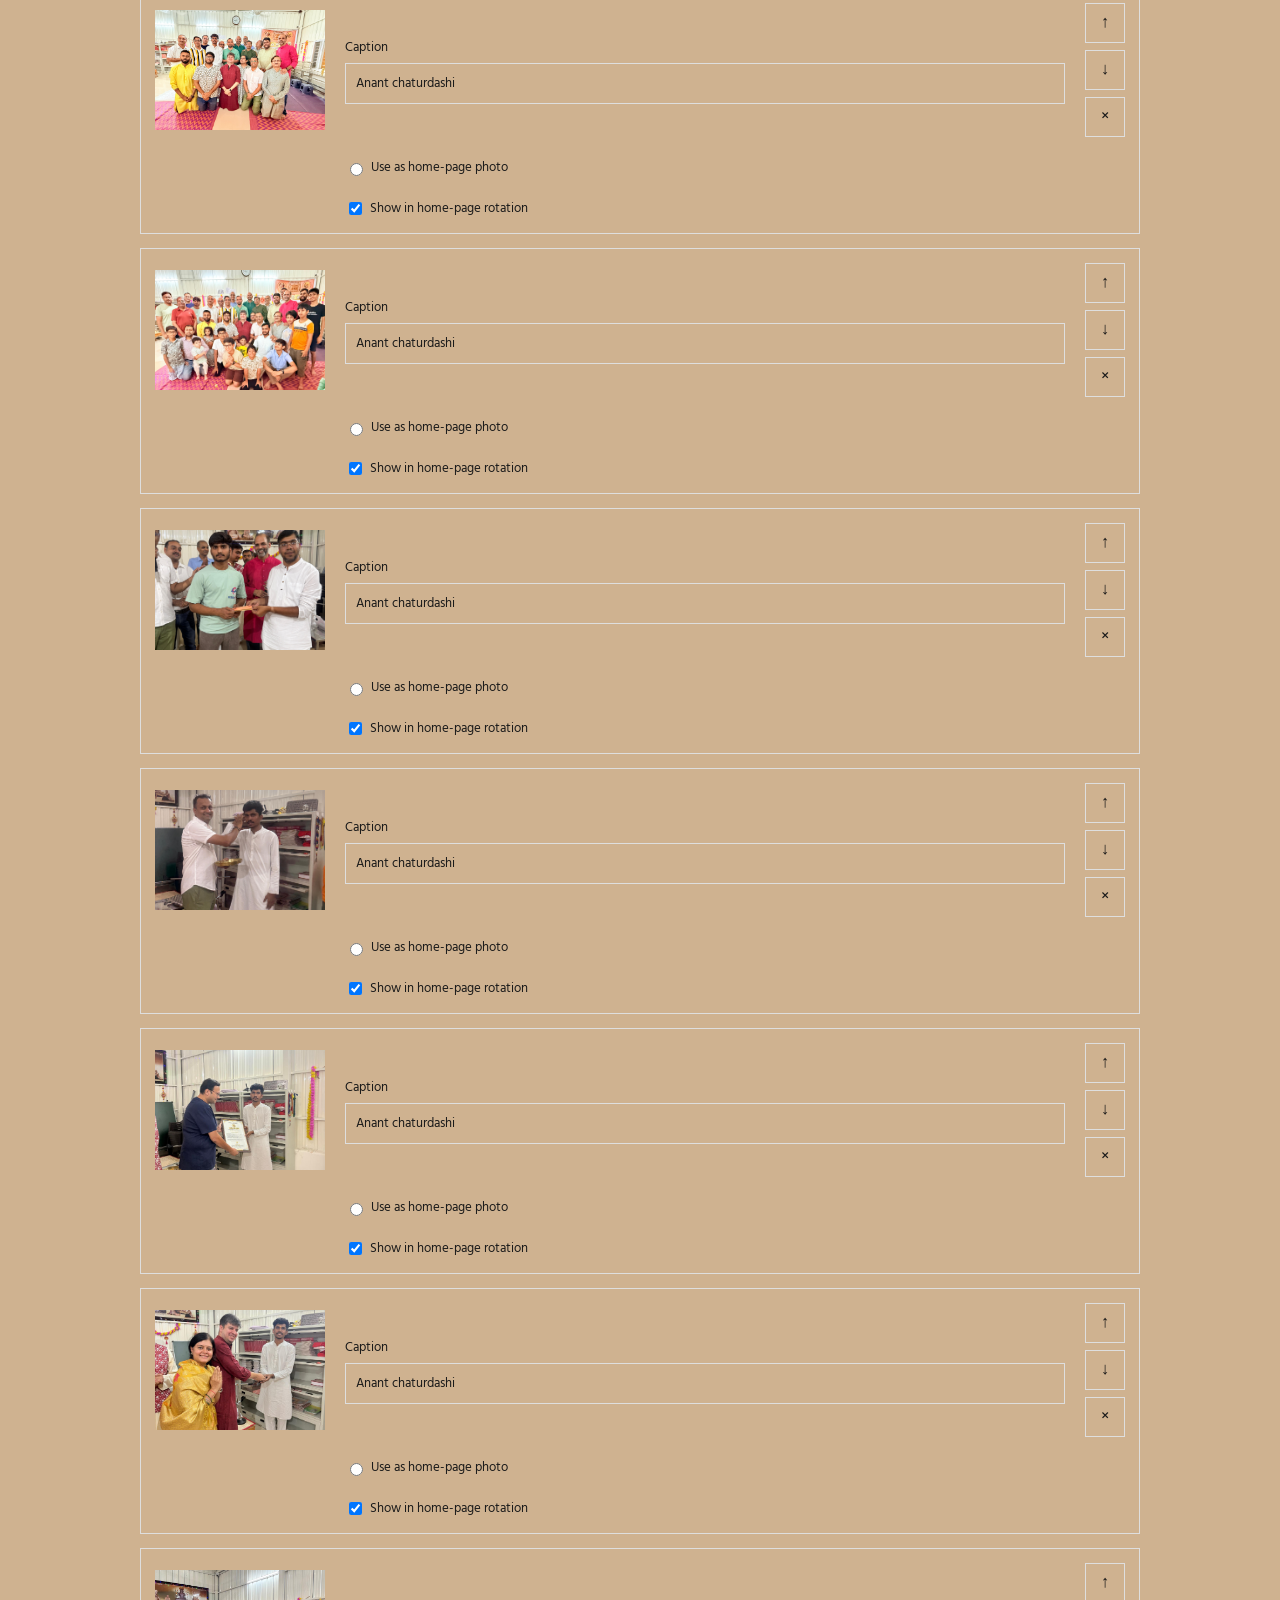
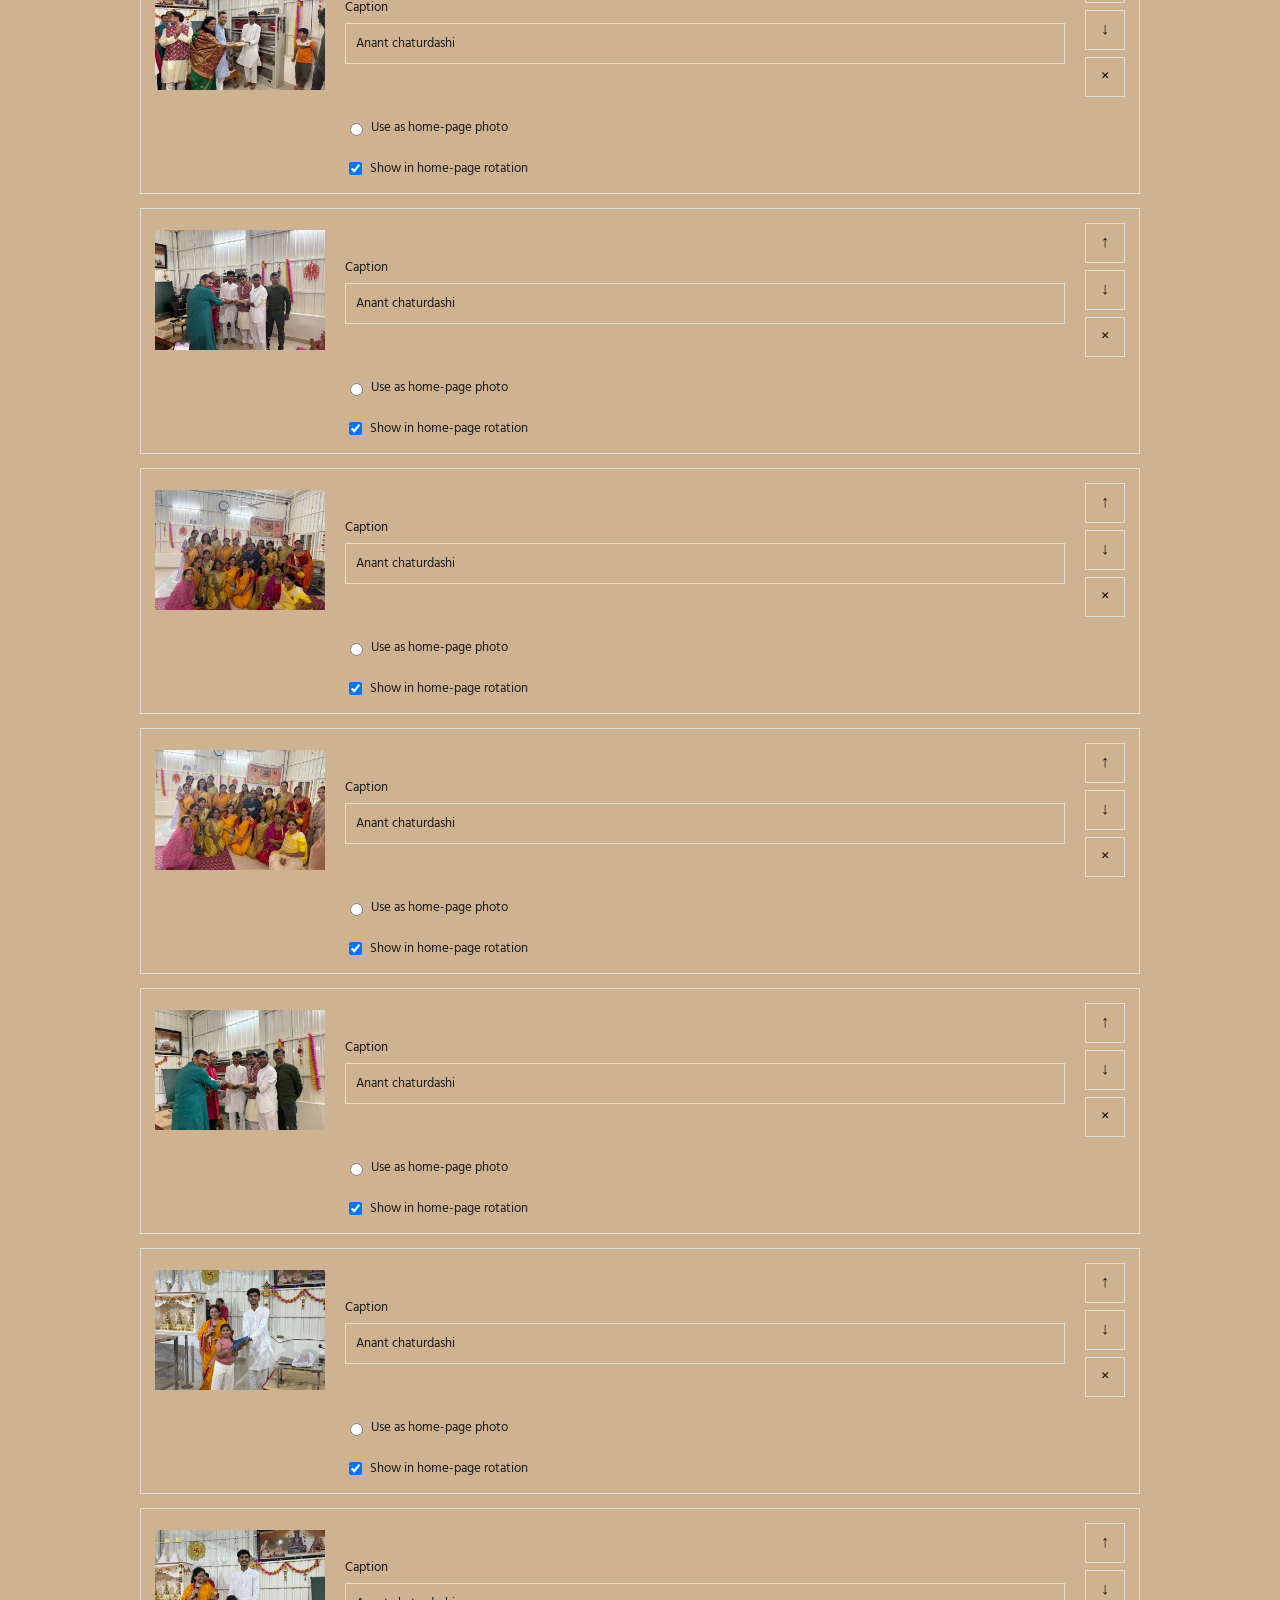
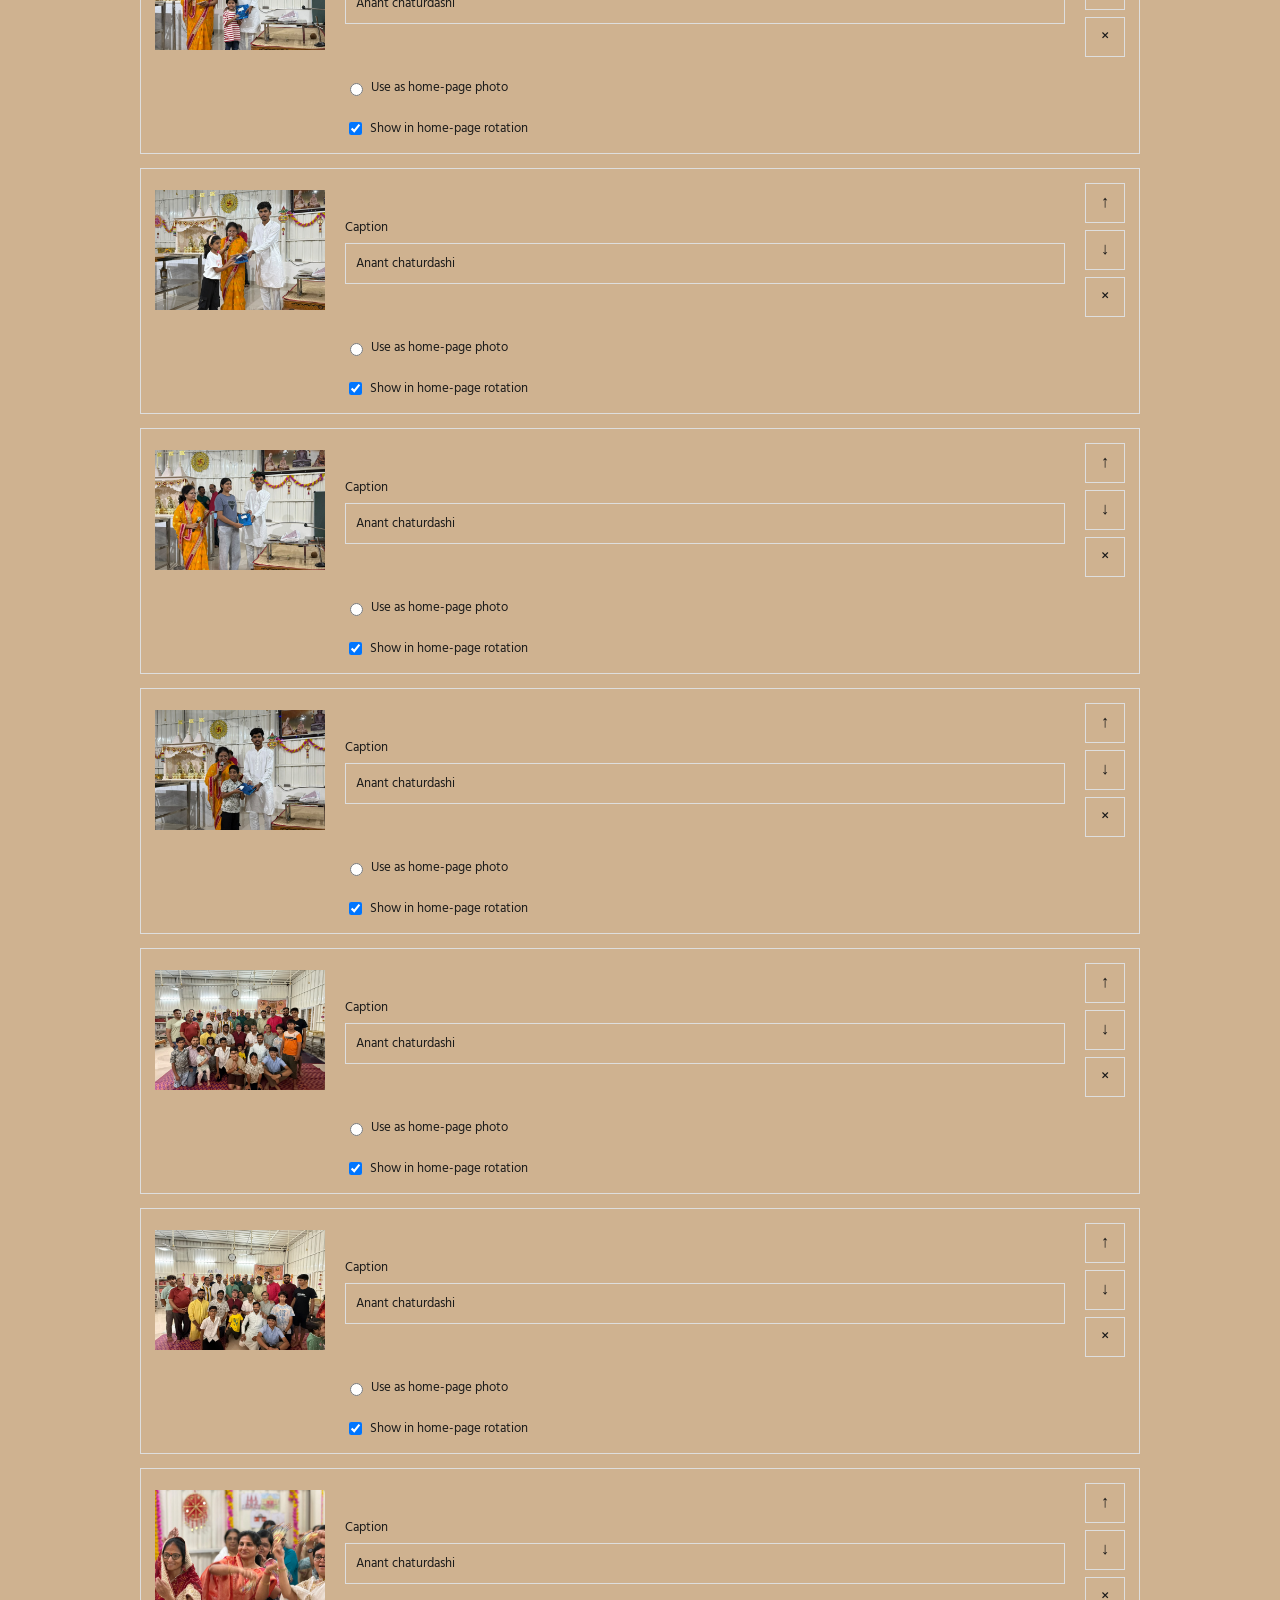
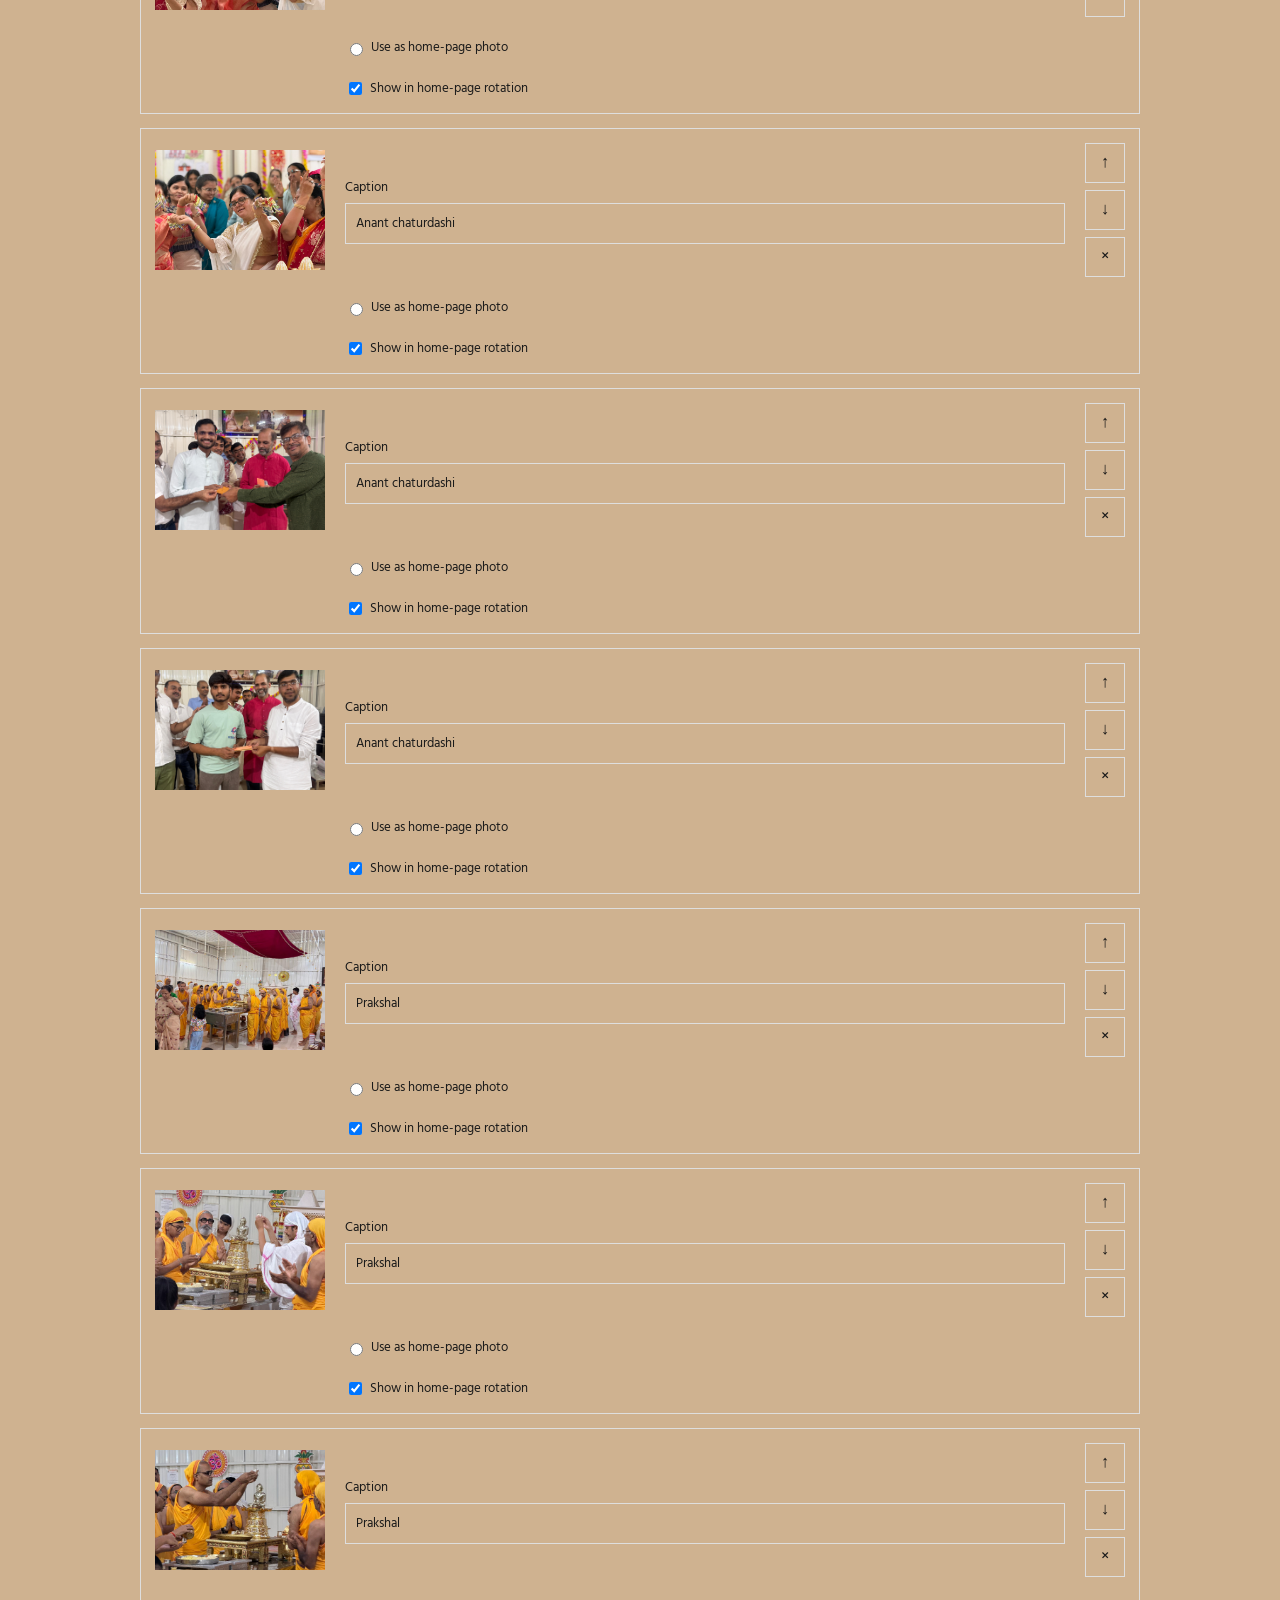
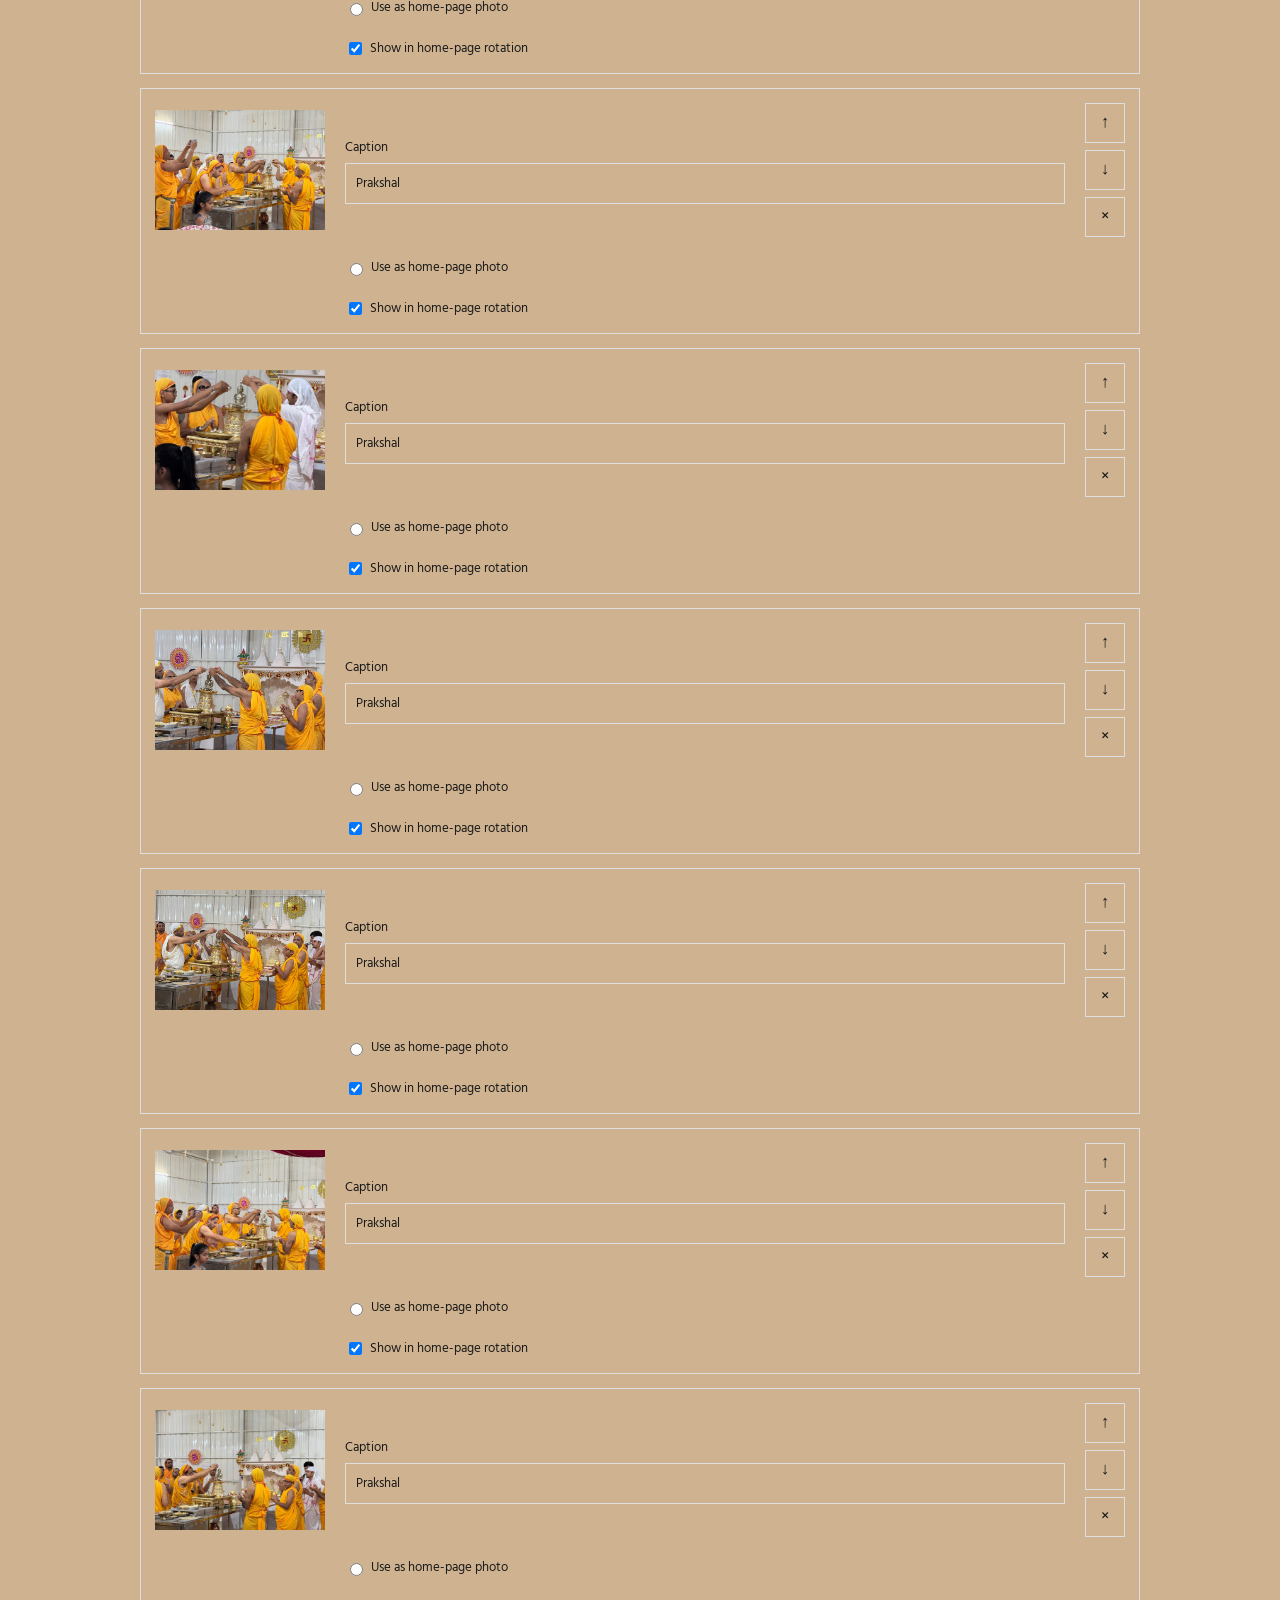
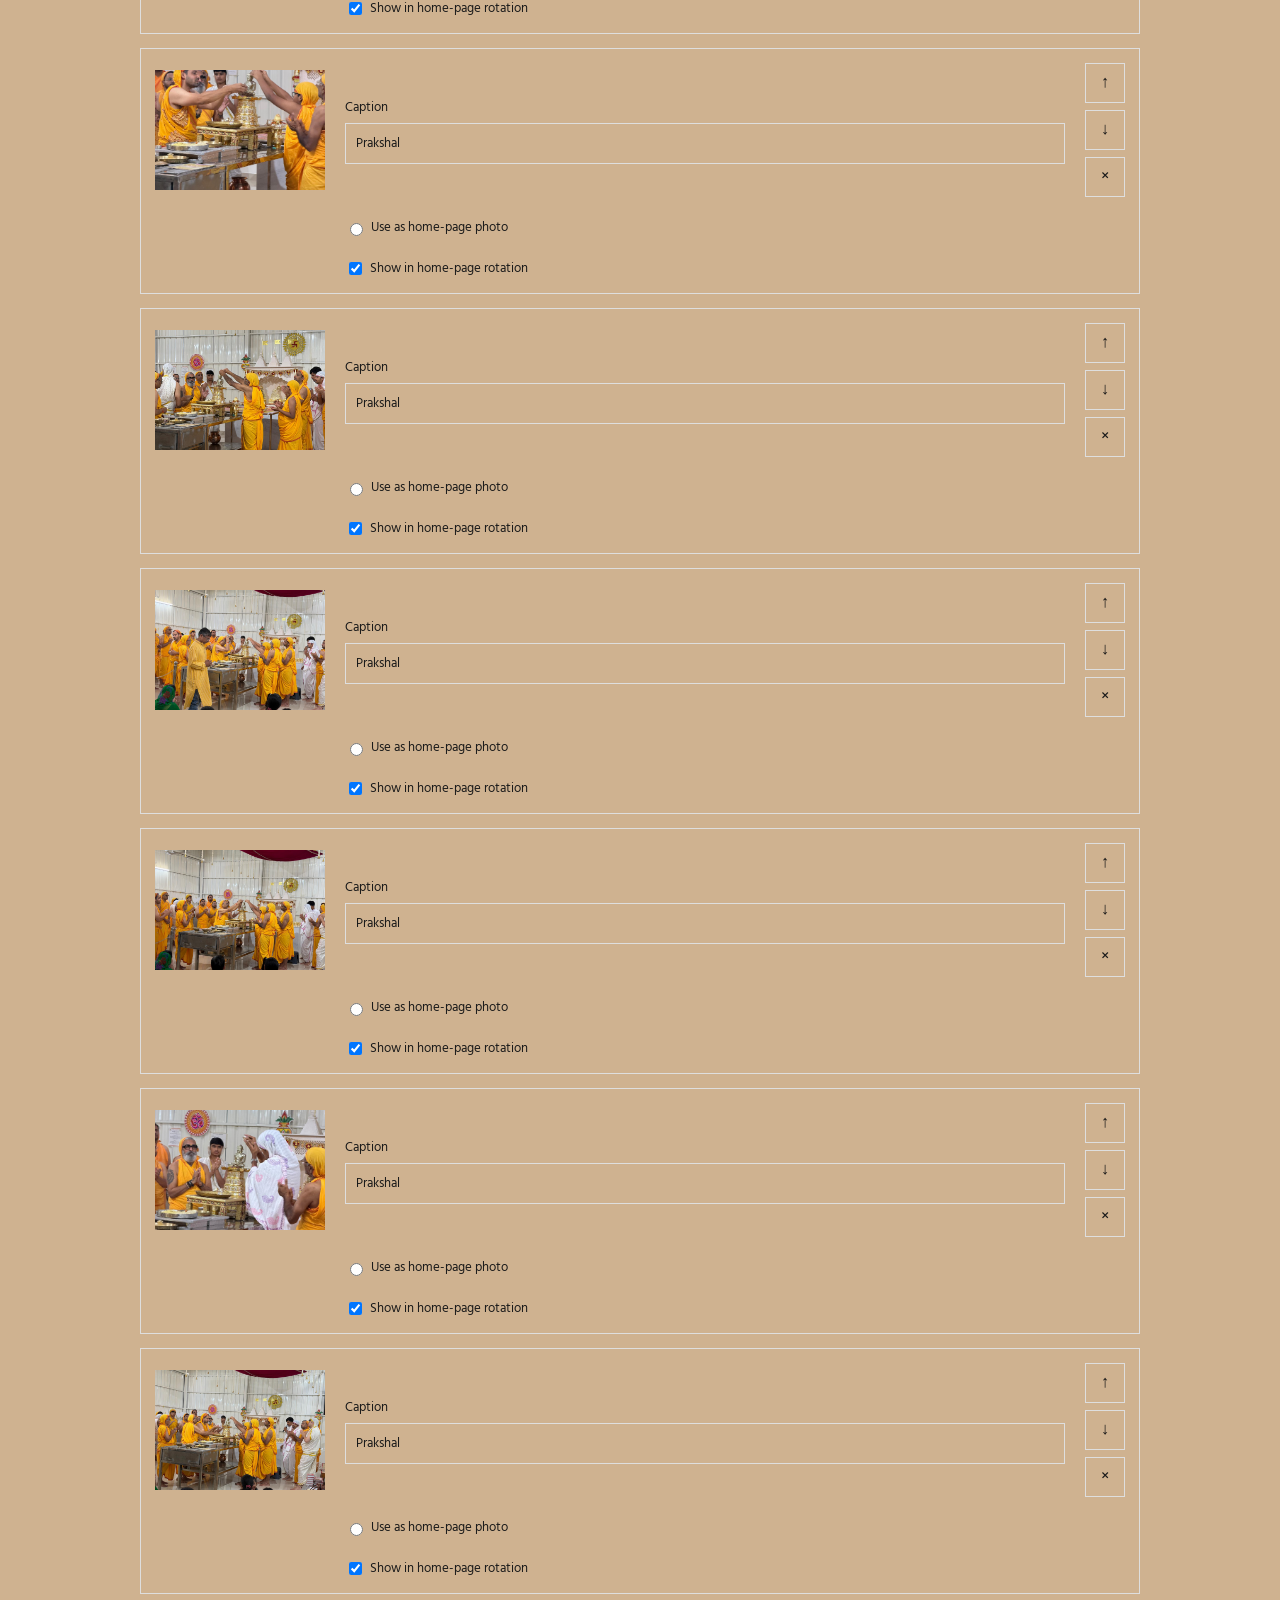
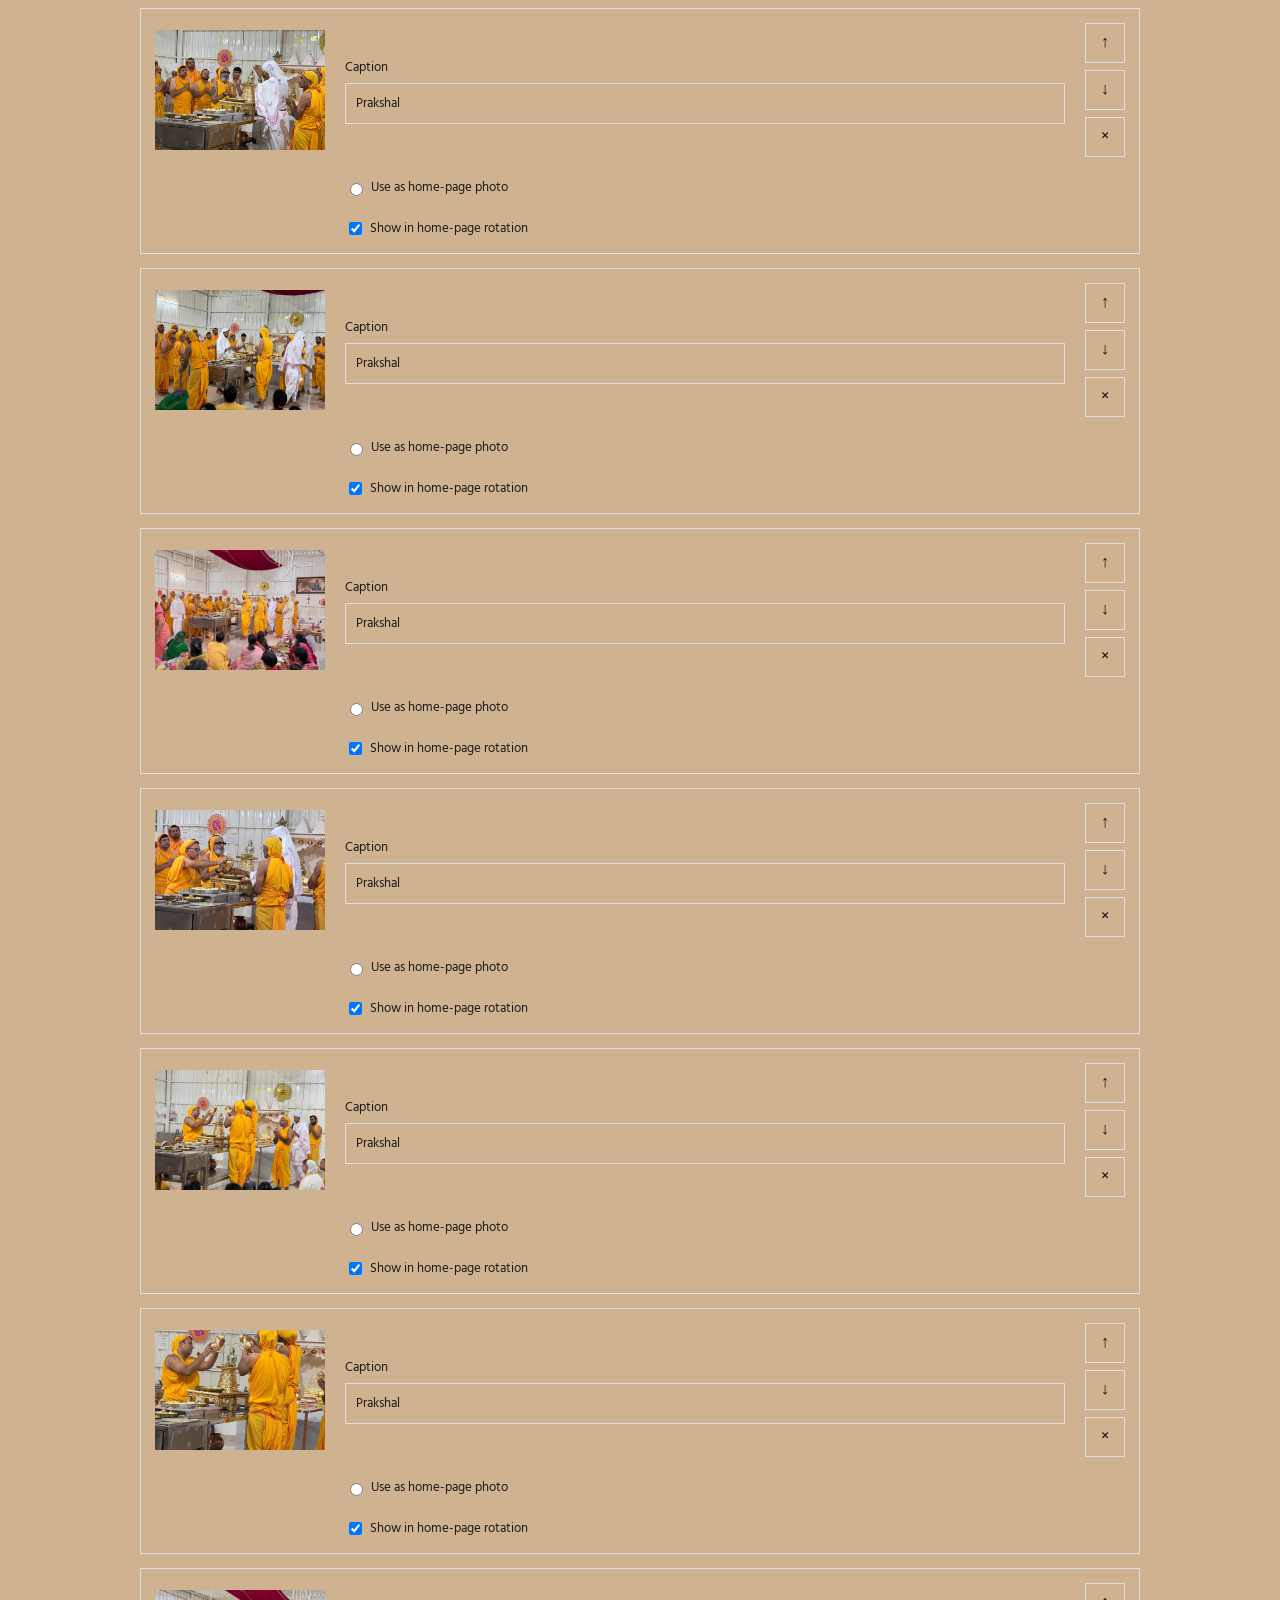
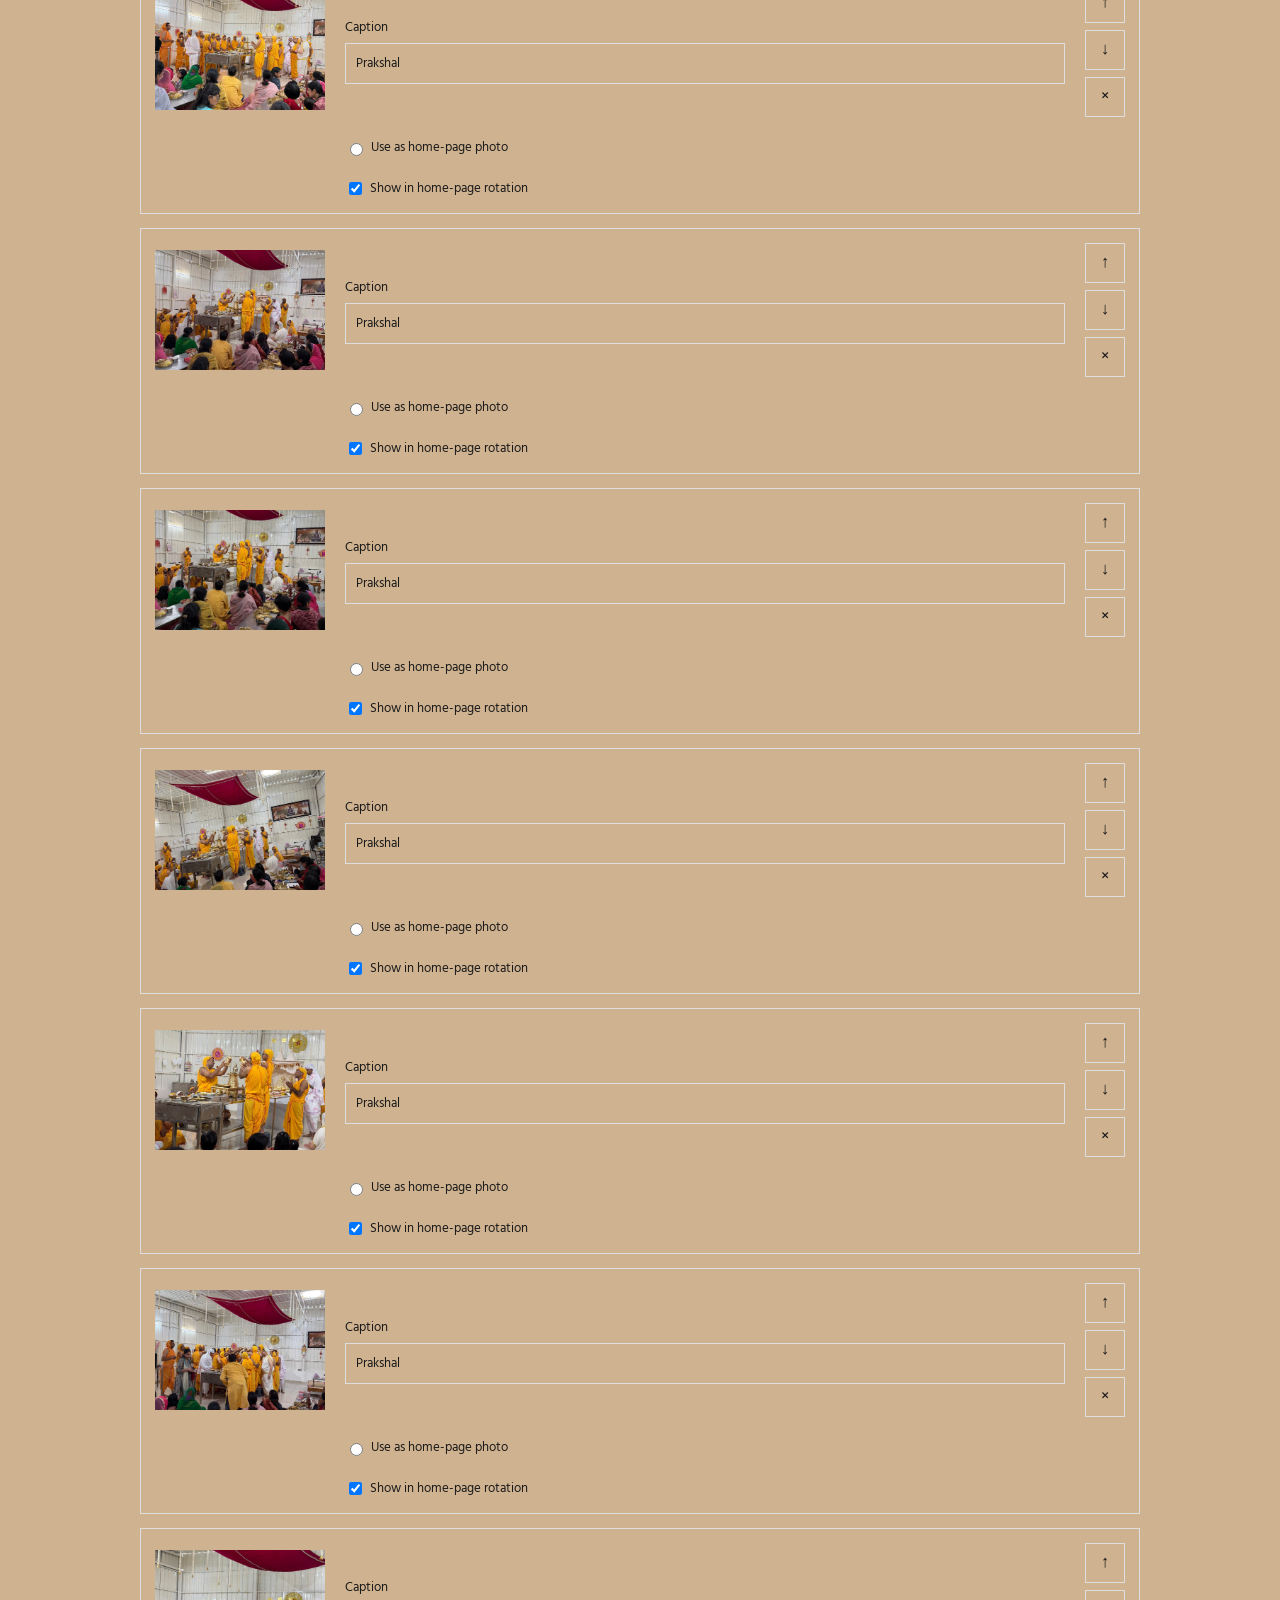
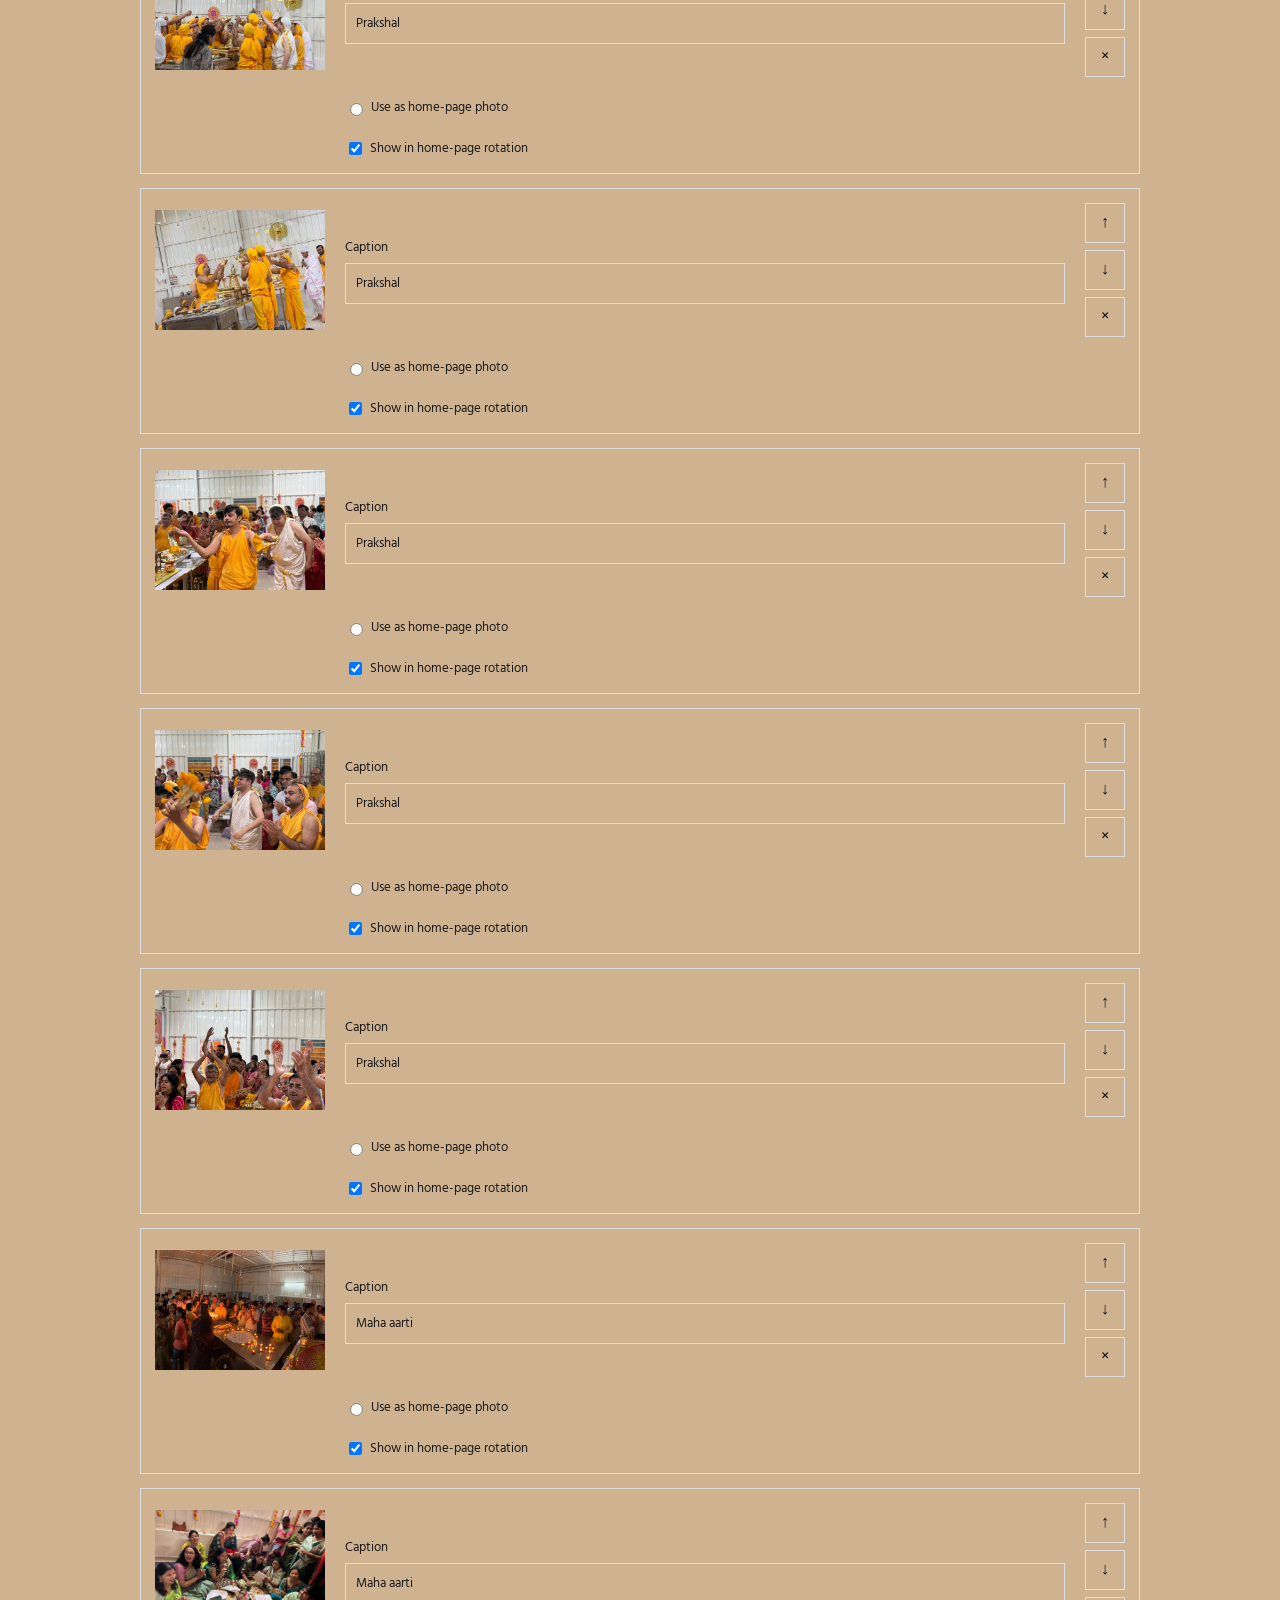
<file: manage-images.html>
<!doctype html>
<html lang="en">
<head>
	<meta charset="UTF-8" />
	<meta name="viewport" content="width=device-width, initial-scale=1.0" />
	<meta name="description" content="Manage local temple website photos." />
	<meta name="robots" content="noindex, nofollow, noarchive" />
	<link rel="icon" type="image/png" href="assets/images/Home/Logo.png" />
	<title>Manage Photos | Shree Digambar Jinalaya, Nallagandla, Hyderabad</title>
	<link rel="preconnect" href="https://fonts.googleapis.com" />
	<link rel="preconnect" href="https://fonts.gstatic.com" crossorigin />
	<link href="https://fonts.googleapis.com/css2?family=DM+Serif+Display&family=Hind:wght@400;500;600&display=swap" rel="stylesheet" />
	<link rel="stylesheet" href="styles.css?v=5" />
	<script>
		(() => {
			const param = new URLSearchParams(window.location.search).get("scoutTheme");
			document.documentElement.dataset.theme = param || (matchMedia("(prefers-color-scheme: dark)").matches ? "dark" : "light");
		})();
	</script>
</head>
<body class="inner-page">
	<main class="manager-shell">
		<div class="manager-intro">
			<p class="eyebrow">File-based administration</p>
			<h1>Manage photos</h1>
			<p>Select your temple photographs, add captions, choose the main home-page photo, and select which photos rotate on the home page. Every photo remains available in the full gallery.</p>
			<p class="manager-note">
				<strong>No photos are uploaded to a server.</strong>
				Processing happens in this browser. Use “Save website file” and choose the existing
				<code>gallery-data.js</code> in this website folder to publish your changes.
			</p>
		</div>

		<label class="upload-zone" id="upload-zone">
			<input id="photo-input" type="file" accept="image/jpeg,image/png,image/webp" multiple />
			<span>
				<strong>Choose temple photos</strong>
				JPG, PNG, or WebP · multiple files allowed
			</span>
		</label>

		<div class="manager-actions">
			<button class="button button-primary" id="save-button" type="button">Save website file</button>
			<button class="button button-secondary" id="preview-button" type="button">Preview gallery</button>
			<button class="button button-danger" id="clear-button" type="button">Clear photos</button>
		</div>
		<p class="status-message" id="status" role="status"></p>
		<div class="manager-grid" id="manager-grid"></div>
	</main>

	<script src="content.js?v=5"></script>
	<script src="shared-layout.js?v=6"></script>
	<script src="gallery-data.js"></script>
	<script src="manager.js"></script>
</body>
</html>
</file>
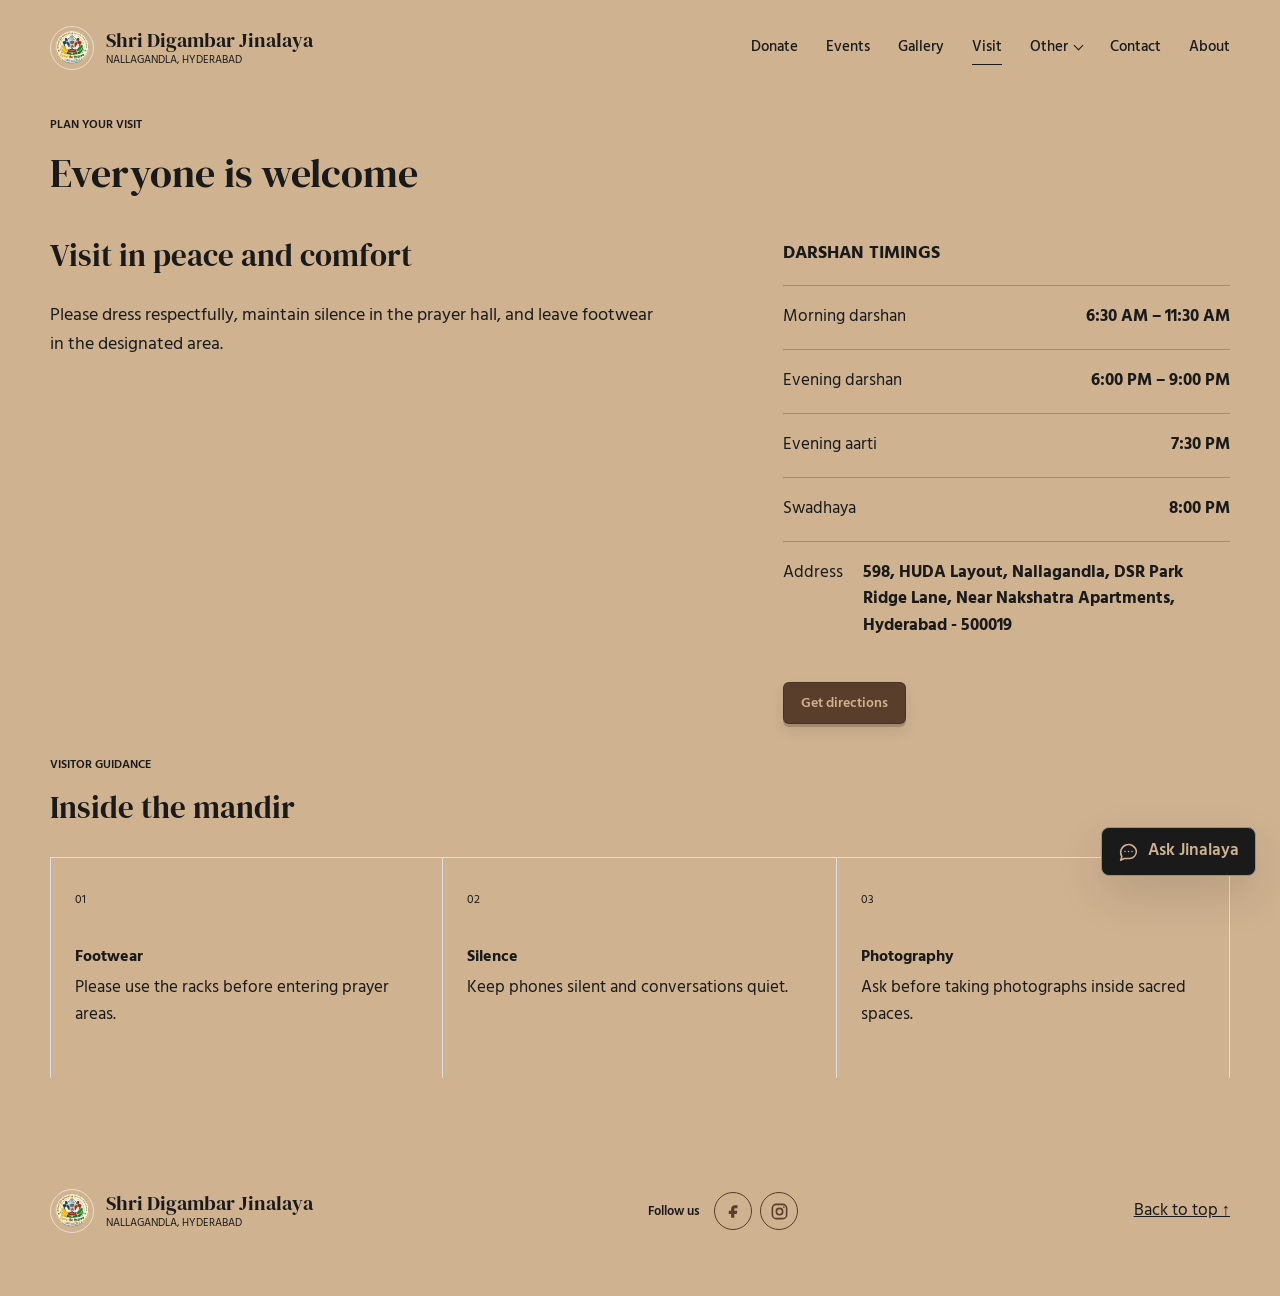
<file: visit.html>
<!doctype html>
<html lang="en">
<head>
	<meta charset="UTF-8" />
	<meta name="viewport" content="width=device-width, initial-scale=1.0" />
	<meta name="description" content="Plan your visit to Shree Digambar Jinalaya in Nallagandla, Hyderabad. Find darshan timings, aarti time, address, directions, and visitor guidance." />
	<meta name="robots" content="index, follow, max-image-preview:large" />
	<link rel="canonical" href="https://njj.org/visit.html" />
	<meta property="og:type" content="website" />
	<meta property="og:site_name" content="Shree Digambar Jinalaya" />
	<meta property="og:title" content="Visit Shree Digambar Jinalaya | Timings and Directions" />
	<meta property="og:description" content="Darshan timings, aarti time, address, directions, and visitor guidance for the Jain temple in Nallagandla." />
	<meta property="og:url" content="https://njj.org/visit.html" />
	<meta property="og:image" content="https://njj.org/assets/images/Home/Vedi-transparent-clean.png?v=3" />
	<meta name="twitter:card" content="summary_large_image" />
	<link rel="icon" type="image/png" href="assets/images/Home/Logo.png" />
	<title>Visit | Shree Digambar Jinalaya, Nallagandla, Hyderabad</title>
	<link rel="preconnect" href="https://fonts.googleapis.com" />
	<link rel="preconnect" href="https://fonts.gstatic.com" crossorigin />
	<link href="https://fonts.googleapis.com/css2?family=DM+Serif+Display&family=Hind:wght@400;500;600&display=swap" rel="stylesheet" />
	<link rel="stylesheet" href="styles.css?v=5" />
	<script>
		(() => {
			const param = new URLSearchParams(window.location.search).get("scoutTheme");
			document.documentElement.dataset.theme = param || (matchMedia("(prefers-color-scheme: dark)").matches ? "dark" : "light");
		})();
	</script>
</head>
<body class="inner-page">
	<a class="skip-link" href="#main-content">Skip to content</a>

	<main id="main-content">
		<header class="page-masthead">
			<div>
				<p class="eyebrow">Plan your visit</p>
				<h1>Everyone is welcome</h1>
			</div>
		</header>

		<section class="visit-band">
			<div class="visit-inner">
				<div class="visit-copy reveal">
	
					<h2>Visit in peace and comfort</h2>
					<p>Please dress respectfully, maintain silence in the prayer hall, and leave footwear in the designated area.</p>
				</div>
				<div class="visit-details reveal">
					<p class="eyebrow" style="font-size: large; font-weight: bold;">Darshan timings</p>
                    <div>
						<span>Morning darshan</span>
						<strong id="morning-hours"></strong>
					</div>
					<div>
						<span>Evening darshan</span>
						<strong id="evening-hours"></strong>
					</div>
					<div>
						<span>Evening aarti</span>
						<strong id="aarti-time"></strong>
					</div>
                    <div>
						<span>Swadhaya</span>
						<strong id="swadhaya-time"></strong>
					</div>
					<div>
						<span>Address</span>
						<strong id="full-address"></strong>
					</div>
					<a class="button button-primary" id="directions-link" target="_blank" rel="noreferrer">Get directions</a>
				</div>
			</div>
		</section>

		<section class="section">
			<div class="section-heading reveal">
				<div>
					<p class="eyebrow">Visitor guidance</p>
					<h2>Inside the mandir</h2>
				</div>
			</div>
			<div class="link-grid reveal">
				<div>
					<span>01</span>
					<h3>Footwear</h3>
					<p>Please use the racks before entering prayer areas.</p>
				</div>
				<div>
					<span>02</span>
					<h3>Silence</h3>
					<p>Keep phones silent and conversations quiet.</p>
				</div>
				<div>
					<span>03</span>
					<h3>Photography</h3>
					<p>Ask before taking photographs inside sacred spaces.</p>
				</div>
			</div>
		</section>
	</main>
	<script src="content.js?v=5"></script>
	<script src="shared-layout.js?v=6"></script>
	<script src="gallery-data.js"></script>
	<script src="app.js"></script>
</body>
</html>
</file>
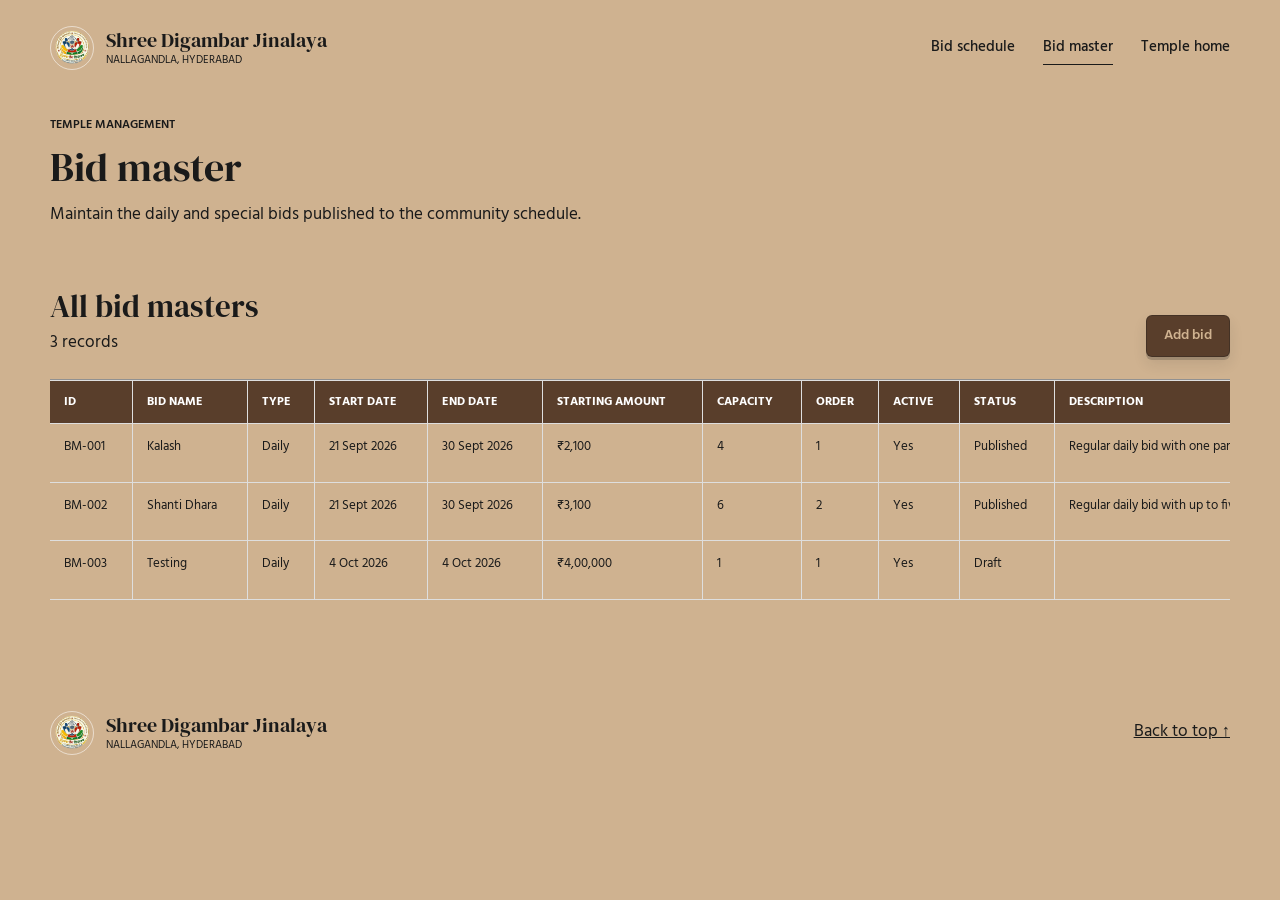
<file: bids/bidmaster.html>
<!doctype html>
<html lang="en">
<head>
	<meta charset="UTF-8" />
	<meta name="viewport" content="width=device-width, initial-scale=1.0" />
	<meta name="robots" content="noindex, nofollow" />
	<link rel="icon" type="image/png" href="../assets/images/Home/Logo.png" />
	<title>Manage Bid Masters | Shree Digambar Jinalaya</title>
	<script>
		(() => {
			const param = new URLSearchParams(window.location.search).get("scoutTheme");
			const theme = param || (window.matchMedia("(prefers-color-scheme: dark)").matches ? "dark" : "light");
			document.documentElement.setAttribute("data-theme", theme);
		})();
	</script>
	<style>
		:root {
			color-scheme: light;
			--cp-bg: #f7f4ef;
			--cp-bg-elevated: #fcfbf8;
			--cp-surface: #ffffff;
			--cp-surface-soft: #f5f5f5;
			--cp-border: #dedede;
			--cp-border-strong: #919191;
			--cp-text: #242424;
			--cp-text-muted: #5c5c5c;
			--cp-text-soft: #6f6f6f;
			--cp-accent: #b11f4b;
			--cp-accent-hover: #9a1a41;
			--cp-accent-soft: rgba(177, 31, 75, 0.08);
			--cp-accent-fg: #ffffff;
			--cp-success: #16a34a;
			--cp-danger: #dc2626;
			--cp-warning: #f59e0b;
			--cp-link: #0078d4;
			--cp-shadow: 0 18px 48px rgba(0, 0, 0, 0.12);
			--cp-overlay: rgba(255, 255, 255, 0.8);
			--cp-panel: rgba(255, 255, 255, 0.86);
			--cp-panel-strong: rgba(255, 255, 255, 0.96);
			--cp-sheen: rgba(255, 255, 255, 0.55);
			--cp-highlight: rgba(177, 31, 75, 0.12);
		}
		html[data-theme="dark"] {
			color-scheme: dark;
			--cp-bg: #3d3b3a;
			--cp-bg-elevated: #343231;
			--cp-surface: #292929;
			--cp-surface-soft: #2e2e2e;
			--cp-border: #474747;
			--cp-border-strong: #5f5f5f;
			--cp-text: #dedede;
			--cp-text-muted: #919191;
			--cp-text-soft: #b0b0b0;
			--cp-accent: #fd8ea1;
			--cp-accent-hover: #fb7b91;
			--cp-accent-soft: rgba(253, 142, 161, 0.14);
			--cp-accent-fg: #1a1a1a;
			--cp-success: #4ade80;
			--cp-danger: #f87171;
			--cp-warning: #fbbf24;
			--cp-link: #4da6ff;
			--cp-shadow: 0 18px 48px rgba(0, 0, 0, 0.32);
			--cp-overlay: rgba(41, 41, 41, 0.88);
			--cp-panel: rgba(41, 41, 41, 0.72);
			--cp-panel-strong: rgba(41, 41, 41, 0.96);
			--cp-sheen: rgba(255, 255, 255, 0.04);
			--cp-highlight: rgba(253, 142, 161, 0.12);
		}
	</style>
	<link rel="preconnect" href="https://fonts.googleapis.com" />
	<link rel="preconnect" href="https://fonts.gstatic.com" crossorigin />
	<link href="https://fonts.googleapis.com/css2?family=DM+Serif+Display&family=Hind:wght@400;500;600&display=swap" rel="stylesheet" />
	<link rel="stylesheet" href="../styles.css?v=5" />
	<link rel="stylesheet" href="bidmaster.css?v=2" />
	<script src="bidmaster.js?v=2" defer></script>
</head>
<body class="inner-page">
	<a class="skip-link" href="#main-content">Skip to content</a>
	<header class="site-header" id="top">
		<div class="header-inner">
			<a class="brand" href="../index.html" aria-label="Temple home">
				<img class="brand-mark" src="../assets/images/Home/Logo.png" alt="" aria-hidden="true" />
				<span><strong>Shree Digambar Jinalaya</strong><small>Nallagandla, Hyderabad</small></span>
			</a>
			<button class="menu-button" type="button" aria-expanded="false" aria-controls="primary-nav">
				<span class="menu-icon" aria-hidden="true"></span><span class="sr-only">Open navigation</span>
			</button>
			<nav id="primary-nav" aria-label="Primary navigation">
				<a href="index.html">Bid schedule</a>
				<a class="active" href="bidmaster.html" aria-current="page">Bid master</a>
				<a href="../index.html">Temple home</a>
			</nav>
		</div>
	</header>

	<main id="main-content">
		<header class="page-masthead master-masthead">
			<div>
				<p class="eyebrow">Temple management</p>
				<h1>Bid master</h1>
				<p>Maintain the daily and special bids published to the community schedule.</p>
			</div>
		</header>

		<section class="section master-section" aria-labelledby="master-heading">
			<div class="master-toolbar">
				<div><h2 id="master-heading">All bid masters</h2><p id="record-count" aria-live="polite">Loading records…</p></div>
				<div class="master-actions">
					<button class="button button-primary" id="open-form" type="button">Add bid</button>
				</div>
			</div>

			<div class="master-table-wrap">
				<table class="master-table">
					<thead><tr id="master-head"></tr></thead>
					<tbody id="master-body"><tr><td>Loading bid master data…</td></tr></tbody>
				</table>
			</div>
		</section>
	</main>

	<dialog class="bid-dialog" id="bid-dialog" aria-labelledby="form-heading">
		<form id="bid-form">
			<div class="dialog-heading">
				<div><p class="eyebrow" id="form-eyebrow">New record</p><h2 id="form-heading">Add bid master</h2></div>
				<button class="dialog-close" id="close-form" type="button" aria-label="Close">×</button>
			</div>
			<div class="bid-form-grid">
				<label>Bid ID<input id="bid-id" name="BidMasterID" type="text" readonly /></label>
				<label>Bid name<input name="BidName" type="text" required maxlength="100" /></label>
				<label>Bid type<select id="bid-type" name="BidType" required><option value="Daily">Daily</option><option value="Special">Special</option></select></label>
				<label>Start date<input id="start-date" name="StartDate" type="date" required /></label>
				<label>End date<input id="end-date" name="EndDate" type="date" required /></label>
				<label>Starting amount (INR)<input name="StartingAmountINR" type="number" min="0" step="1" required /></label>
				<label>Winner capacity<input name="WinnerCapacity" type="number" min="1" step="1" value="1" required /></label>
				<label>Display order<input name="DisplayOrder" type="number" min="1" step="1" value="1" required /></label>
				<label>Active<select name="IsActive" required><option value="Yes">Yes</option><option value="No">No</option></select></label>
				<label>Status<select name="Status" required><option value="Draft">Draft</option><option value="Published">Published</option><option value="Closed">Closed</option><option value="Cancelled">Cancelled</option></select></label>
				<label class="full-field">Description<textarea name="Description" rows="3" maxlength="300"></textarea></label>
			</div>
			<p class="form-error" id="form-error" role="alert"></p>
			<div class="dialog-actions">
				<button class="button button-secondary" id="cancel-form" type="button">Cancel</button>
				<button class="button button-primary" type="submit">Add to master</button>
			</div>
		</form>
	</dialog>

	<footer><div class="footer-inner"><div class="brand footer-brand"><img class="brand-mark" src="../assets/images/Home/Logo.png" alt="" aria-hidden="true" /><span><strong>Shree Digambar Jinalaya</strong><small>Nallagandla, Hyderabad</small></span></div><a href="#top">Back to top ↑</a></div></footer>
</body>
</html>
</file>
<file: styles.css>
:root {
  color-scheme: light;
  --cp-bg: #CFB290;
  --cp-bg-elevated: #CFB290;
  --cp-surface: #CFB290;
  --cp-surface-soft: #CFB290;
  --cp-border: #dedede;
  --cp-border-strong: #919191;
  --cp-text: #1a1a1a;
  --cp-text-muted: #1a1a1a;
  --cp-text-soft: #1a1a1a;
  --cp-accent: #1a1a1a;
  --cp-accent-hover: #1a1a1a;
  --cp-accent-soft: rgba(177, 31, 75, 0.08);
  --cp-accent-fg: #1a1a1a;
  --cp-success: #16a34a;
  --cp-danger: #dc2626;
  --cp-warning: #f59e0b;
  --cp-link: #1a1a1a;
  --cp-shadow: 0 18px 48px rgba(0, 0, 0, 0.12);
  --cp-overlay: rgba(255, 255, 255, 0.8);
  --cp-panel: #CFB290;
  --cp-panel-strong: #CFB290;
  --cp-sheen: rgba(255, 255, 255, 0.55);
  --cp-highlight: rgba(177, 31, 75, 0.12);
}

html[data-theme="dark"] {
  color-scheme: light;
  --cp-bg: #CFB290;
  --cp-bg-elevated: #CFB290;
  --cp-surface: #CFB290;
  --cp-surface-soft: #CFB290;
  --cp-border: #765f49;
  --cp-border-strong: #593e2b;
  --cp-text: #1a1a1a;
  --cp-text-muted: #1a1a1a;
  --cp-text-soft: #1a1a1a;
  --cp-accent: #1a1a1a;
  --cp-accent-hover: #1a1a1a;
  --cp-accent-soft: rgba(177, 31, 75, 0.08);
  --cp-accent-fg: #1a1a1a;
  --cp-success: #4ade80;
  --cp-danger: #dc2626;
  --cp-warning: #8a5200;
  --cp-link: #1a1a1a;
  --cp-shadow: 0 18px 48px rgba(0, 0, 0, 0.18);
  --cp-overlay: rgba(207, 178, 144, 0.88);
  --cp-panel: #CFB290;
  --cp-panel-strong: #CFB290;
  --cp-sheen: rgba(255, 255, 255, 0.45);
  --cp-highlight: rgba(177, 31, 75, 0.12);
}

* { box-sizing: border-box; }
html { scroll-behavior: smooth; }
body { margin: 0; background: var(--cp-bg); color: var(--cp-text); font-family: "Hind", "Segoe UI", Aptos, Calibri, -apple-system, BlinkMacSystemFont, sans-serif; font-size: 1.05rem; line-height: 1.6; }
body::before { content: ""; position: fixed; inset: 0; z-index: -1; background-image: radial-gradient(var(--cp-border) 0.7px, transparent 0.7px); background-size: 20px 20px; opacity: 0.35; }
h1, h2, h3, h4, p { margin-top: 0; }
h1, h2 { font-family: "DM Serif Display", Georgia, serif; font-weight: 400; line-height: 1.05; letter-spacing: 0; }
h2 { max-width: 700px; margin-bottom: 0; font-size: clamp(1.1515rem, 2.45vw, 2.156rem); }
h3, h4 { line-height: 1.2; }
h3 { font-size: 0.819em; }
h4 { font-size: 0.7em; }
a { color: inherit; }
button { color: inherit; font: inherit; }
img { display: block; max-width: 100%; }
.sr-only { position: absolute; width: 1px; height: 1px; padding: 0; margin: -1px; overflow: hidden; clip: rect(0, 0, 0, 0); white-space: nowrap; border: 0; }
.skip-link { position: fixed; top: 8px; left: 8px; z-index: 100; padding: 8px 12px; background: var(--cp-surface); color: var(--cp-text); transform: translateY(-150%); }
.skip-link:focus { transform: translateY(0); }

.site-header { position: relative; z-index: 10; width: 100%; background: var(--cp-bg); color: var(--cp-accent-fg); }
.header-inner { width: min(1180px, calc(100% - 40px)); height: 96px; margin: auto; display: flex; align-items: center; justify-content: space-between; }
.brand { display: inline-flex; align-items: center; gap: 12px; text-decoration: none; line-height: 1.1; }
.brand-mark { display: grid; place-items: center; width: 44px; aspect-ratio: 1; border: 1px solid var(--cp-sheen); border-radius: 50%; object-fit: cover; }
.brand strong, .brand small { display: block; }
.brand strong { font-family: "DM Serif Display", Georgia, serif; font-size: 1.25rem; font-weight: 400; }
.brand small { margin-top: 4px; font-size: 0.68rem; letter-spacing: 0; text-transform: uppercase; }
nav { display: flex; align-items: center; gap: 28px; }
nav a { position: relative; text-decoration: none; font-size: 0.92rem; font-weight: 500; }
nav a::after { content: ""; position: absolute; right: 0; bottom: -5px; left: 0; height: 1px; background: var(--cp-accent-fg); transform: scaleX(0); transition: transform 180ms ease; }
nav a:hover::after { transform: scaleX(1); }
nav a.active::after { transform: scaleX(1); }
#primary-nav .nav-submenu { position: relative; }
#primary-nav .nav-submenu summary { display: flex; align-items: center; gap: 7px; font-size: 0.92rem; font-weight: 500; cursor: pointer; list-style: none; }
#primary-nav .nav-submenu summary::-webkit-details-marker { display: none; }
#primary-nav .nav-submenu summary::after { width: 6px; height: 6px; border-right: 1px solid currentColor; border-bottom: 1px solid currentColor; content: ""; transform: translateY(-2px) rotate(45deg); transition: transform 180ms ease; }
#primary-nav .nav-submenu[open] summary::after { transform: translateY(2px) rotate(225deg); }
#primary-nav .nav-submenu.active summary { font-weight: 600; }
#primary-nav .submenu-items { position: absolute; top: calc(100% + 14px); right: 0; z-index: 20; display: none; min-width: 190px; padding: 14px 16px; border: 1px solid var(--cp-border); background: var(--cp-surface); box-shadow: 0 14px 28px rgba(42, 29, 20, 0.14); }
#primary-nav .nav-submenu[open] > .submenu-items { display: grid; gap: 10px; }
#primary-nav .nested-submenu > .submenu-items { top: -15px; right: calc(100% + 16px); }
#primary-nav .submenu-items a { white-space: nowrap; }
.menu-button { display: none; width: 44px; height: 44px; border: 1px solid var(--cp-sheen); border-radius: 0.625rem; background: transparent; }
.menu-icon, .menu-icon::before, .menu-icon::after { display: block; width: 20px; height: 2px; margin: auto; background: var(--cp-accent-fg); content: ""; }
.menu-icon::before { transform: translateY(-6px); }
.menu-icon::after { transform: translateY(4px); }

.hero { color: var(--cp-accent-fg); background: #CFB290; }
.hero-media { display: grid; min-height: 340px; grid-template-columns: minmax(56px, 1fr) minmax(0, 760px) minmax(56px, 1fr); align-items: stretch; justify-items: center; gap: clamp(8px, 2vw, 28px); padding: 36px 20px; background: #cfb290; }
.hero-guide-stack { display: grid; width: min(140px, 100%); align-self: stretch; grid-template-rows: auto 1fr auto; justify-items: center; }
.hero-guide-stack-left { grid-column: 1; justify-self: end; }
.hero-guide-stack-right { grid-column: 3; justify-self: start; }
.hero-guide-logo { width: min(180px, 130%); max-width: none; height: auto; object-fit: contain; }
.hero-guide-image { grid-row: 3; width: 100%; aspect-ratio: 3 / 4; object-fit: cover; object-position: center top; }
.hero-image { grid-column: 2; display: block; width: 100%; height: auto; align-self: start; }
.hero-content { width: min(1180px, calc(100% - 40px)); margin: 0 auto; padding: 72px 0 64px; }
.eyebrow { margin-bottom: 16px; color: var(--cp-accent); font-size: 0.78rem; font-weight: 600; letter-spacing: 0; text-transform: uppercase; }
.hero .eyebrow { color: var(--cp-accent-fg); }
h1 { max-width: 820px; margin-bottom: 22px; font-size: clamp(1.19rem, 3.15vw, 2.66rem); }
.hero-copy { max-width: 610px; margin-bottom: 30px; font-size: clamp(1.05rem, 2vw, 1.28rem); }
.hero-actions { display: flex; flex-wrap: wrap; gap: 12px; }
.button { min-height: 42px; display: inline-flex; align-items: center; justify-content: center; padding: 8px 17px; border: 1px solid rgba(26, 26, 26, 0.32); border-radius: 6px; box-shadow: 0 3px 0 rgba(26, 26, 26, 0.2), 0 7px 14px rgba(26, 26, 26, 0.1); font-size: 0.9rem; line-height: 1.2; text-decoration: none; font-weight: 600; cursor: pointer; transition: background-color 180ms ease, border-color 180ms ease, box-shadow 180ms ease, transform 180ms ease; }
.button:hover { box-shadow: 0 4px 0 rgba(26, 26, 26, 0.22), 0 9px 18px rgba(26, 26, 26, 0.14); transform: translateY(-1px); }
.button:active { box-shadow: 0 1px 0 rgba(26, 26, 26, 0.2), 0 3px 7px rgba(26, 26, 26, 0.1); transform: translateY(2px); }
.button:focus-visible { outline: 2px solid var(--cp-text); outline-offset: 3px; }
.button-primary, .festival-calendar-day.has-events { background: #593E2B; color: var(--cp-bg); }
.button-primary:hover { background: #493222; border-color: #493222; }
.button-quiet { border-color: var(--cp-sheen); background: var(--cp-panel); color: #ffffff; }
.home-daily-row { display: grid; width: min(1180px, calc(100% - 40px)); margin: 0 auto; grid-template-columns: minmax(280px, 1fr) minmax(0, 720px); align-items: stretch; }
.today-darpan { min-width: 0; padding: 18px 22px; background: #593e2b; color: #ffffff; }
.today-darpan-heading { display: flex; align-items: center; justify-content: space-between; gap: 16px; }
.today-darpan-heading span { font-size: 0.72rem; font-weight: 600; text-transform: uppercase; }
.today-darpan-heading a { color: #ffffff; font-size: 0.72rem; text-underline-offset: 3px; }
.today-darpan > time { display: block; margin-top: 3px; color: #ffffff; font-size: 0.78rem; }
#today-darpan-list { display: grid; gap: 8px; margin-top: 12px; }
#today-darpan-list article { display: grid; grid-template-columns: auto minmax(0, 1fr); gap: 1px 10px; }
#today-darpan-list article span { grid-row: 1 / span 2; align-self: center; padding-right: 10px; border-right: 1px solid rgba(255, 255, 255, 0.35); font-size: 0.68rem; }
#today-darpan-list article strong, #today-darpan-list article small { overflow-wrap: anywhere; }
#today-darpan-list article small { color: #ffffff; }
#today-darpan-list p { margin: 0; color: #ffffff; font-size: 0.88rem; }
.darshan-strip { display: grid; grid-template-columns: repeat(4, minmax(0, 1fr)); background: #1a1a1a; color: #ffffff; }
.darshan-strip div { min-width: 0; padding: 20px 18px; border-left: 1px solid var(--cp-border); }
.darshan-strip span, .darshan-strip strong { display: block; }
.darshan-strip span { color: #ffffff; font-size: 0.72rem; text-transform: uppercase; }

.announcement-bar { display: grid; width: min(1180px, calc(100% - 40px)); margin: 0 auto; grid-template-columns: auto 1fr; align-items: center; gap: 30px; padding: 15px 20px; overflow: hidden; background: var(--cp-accent); color: var(--cp-bg); }
.announcement-bar strong { font-size: 0.76rem; text-transform: uppercase; }
.ticker-window { overflow: hidden; }
.ticker-track { display: flex; width: max-content; animation: ticker 38s linear infinite; }
.announcement-bar:hover .ticker-track,
.announcement-bar:focus-within .ticker-track { animation-play-state: paused; }
.ticker-track span { padding-right: 64px; white-space: nowrap; }
.ticker-track span::after { content: "◆"; margin-left: 64px; font-size: 0.5rem; }
@keyframes ticker { to { transform: translateX(-50%); } }

.next-event { display: grid; grid-template-columns: 110px minmax(0, 1fr) auto; gap: 32px; align-items: center; padding: 34px 0; border-top: 1px solid var(--cp-border); border-bottom: 1px solid var(--cp-border); }
.next-event time { text-align: center; text-transform: uppercase; }
.next-event time strong, .next-event time span { display: block; }
.next-event time strong { color: var(--cp-accent); font-family: "DM Serif Display", Georgia, serif; font-size: 3.5rem; font-weight: 400; line-height: 0.9; }
.next-event time span { margin-top: 8px; font-size: 0.78rem; font-weight: 600; }
.next-event-copy h3 { margin: 4px 0 8px; font-family: "DM Serif Display", Georgia, serif; font-size: clamp(1.26rem, 2.8vw, 1.96rem); font-weight: 400; }
.next-event-copy p { margin-bottom: 0; }
.next-event-actions { display: flex; max-width: 210px; flex-direction: column; align-items: stretch; gap: 10px; text-align: center; }
.next-event-actions .text-link { align-self: center; margin-top: 5px; }

.announcement-list { display: grid; grid-template-columns: repeat(2, minmax(0, 1fr)); column-gap: clamp(28px, 5vw, 64px); border-top: 1px solid var(--cp-border); }
.announcement-item { display: grid; min-width: 0; grid-template-columns: minmax(118px, 0.32fr) minmax(0, 1fr); gap: 18px; padding: 16px 0; border-bottom: 1px solid var(--cp-border); }
.announcement-item[hidden] { display: none; }
.announcement-date { display: flex; margin: 0; color: var(--cp-accent); font-size: 0.82rem; font-weight: 600; }
.announcement-date span + span::before { margin: 0 7px; color: var(--cp-border-strong); content: "·"; }
.announcement-time { white-space: nowrap; }
.announcement-item h3 { margin: 0; font-size: 0.945rem; }
.announcement-line { display: flex; min-width: 0; align-items: center; gap: 10px; }
.announcement-icon { display: inline-grid; width: 30px; height: 30px; flex: 0 0 30px; place-items: center; border: 1px solid rgba(255, 255, 255, 0.32); border-radius: 6px; background: #593e2b; box-shadow: 0 2px 5px rgba(26, 26, 26, 0.18); color: #ffffff; font-family: "Segoe UI Emoji", "Apple Color Emoji", sans-serif; font-size: 0.92rem; line-height: 1; }
.announcement-activities { display: grid; gap: 7px; margin-top: 8px; color: var(--cp-text-muted); font-size: 0.92rem; }
.announcement-activities .announcement-icon { width: 26px; height: 26px; flex-basis: 26px; font-size: 0.8rem; }
.announcement-toggle { margin-top: 24px; padding: 4px 0; }

.page-masthead { background: var(--cp-bg); color: var(--cp-accent-fg); }
.page-masthead > div { width: min(1180px, calc(100% - 40px)); margin: auto; padding: 20px 0 0px; }
.page-masthead h1 { margin-bottom: 14px; }
.page-masthead p:last-child { max-width: 650px; margin: 0; color: var(--cp-text); }

.section { width: min(1180px, calc(100% - 40px)); margin: auto; padding: 40px 0; }
main > .section + .section { padding-top: 0; }
.section-heading { display: flex; align-items: end; justify-content: space-between; gap: 30px; margin-bottom: 32px; }
.text-button, .text-link { border: 0; border-bottom: 1px solid var(--cp-border-strong); background: transparent; text-decoration: none; cursor: pointer; }
.section-note { max-width: 280px; margin: 0; color: var(--cp-text-muted); }
.home-links { padding-top: 40px; }
.link-grid { display: grid; grid-template-columns: repeat(auto-fit, minmax(220px, 1fr)); border-top: 1px solid var(--cp-border); }
.link-grid > a, .link-grid > div { min-height: 220px; padding: 28px 24px; border-right: 1px solid var(--cp-border); color: inherit; text-decoration: none; }
.link-grid > :first-child { border-left: 1px solid var(--cp-border); }
.link-grid span { color: var(--cp-accent); font-size: 0.78rem; }
.link-grid h3 { margin: 35px 0 8px; font-size: 1.015rem; }
.link-grid p { margin: 0; color: var(--cp-text); }
.event-grid { border-top: 1px solid var(--cp-border); }
.event-item { display: grid; grid-template-columns: 100px minmax(0, 0.8fr) minmax(300px, 1.2fr); gap: 30px; padding: 32px 0; border-bottom: 1px solid var(--cp-border); }
.event-item time { width: 72px; text-align: center; text-transform: uppercase; }
.event-item time strong { display: block; color: var(--cp-accent); font-family: "DM Serif Display", Georgia, serif; font-size: 2.6rem; font-weight: 400; line-height: 1; }
.event-item time span, .event-meta { color: var(--cp-text); font-size: 0.78rem; }
.event-item h3 { margin: 5px 0 6px; font-size: 1.05rem; }
.event-item p { margin-bottom: 0; }
.event-details { padding-left: 30px; border-left: 1px solid var(--cp-border); }
.event-details strong { color: var(--cp-accent); font-size: 0.78rem; text-transform: uppercase; }
.event-details ul { display: grid; gap: 6px; margin: 8px 0 0; padding-left: 20px; color: var(--cp-text); }
.event-details-link { margin-top: 20px; }
.event-photo-trigger { display: grid; width: min(260px, 100%); margin-top: 20px; padding: 0; border: 1px solid var(--cp-border); background: transparent; cursor: pointer; text-align: left; }
.event-photo-trigger img { width: 100%; aspect-ratio: 16 / 9; object-fit: cover; }
.event-photo-trigger span { padding: 9px 12px; color: var(--cp-accent); font-size: 0.82rem; font-weight: 600; }
.event-photo-dialog { width: min(920px, calc(100% - 32px)); }
.event-photo-viewer { display: grid; grid-template-columns: minmax(0, 1fr) 240px; }
.event-photo-viewer > img { width: 100%; height: min(70vh, 680px); object-fit: contain; }
.event-photo-copy { display: flex; min-width: 0; flex-direction: column; padding: 28px; }
.event-photo-copy h2 { margin-bottom: 12px; font-size: 0.882rem; }
.event-photo-copy p { padding: 0; color: var(--cp-text-muted); }
.event-photo-actions { display: flex; align-items: center; justify-content: space-between; gap: 12px; margin-top: auto; padding-top: 24px; }
.event-photo-actions button { display: grid; width: 40px; height: 40px; place-items: center; padding: 0; border: 1px solid var(--cp-border); background: transparent; cursor: pointer; font-size: 1.5rem; }
.event-photo-actions button[hidden] { display: none; }
.event-photo-count { font-size: 0.82rem; }
.history-panel { margin-top: 32px; padding: 28px; border: 1px solid var(--cp-border); background: var(--cp-surface); }
.history-heading { display: flex; align-items: center; justify-content: space-between; }
.close-button, .dialog-close { width: 40px; height: 40px; border: 1px solid var(--cp-border); border-radius: 50%; background: var(--cp-surface); cursor: pointer; font-size: 1.5rem; }
.history-list article { display: grid; grid-template-columns: minmax(190px, 0.35fr) 1fr; gap: 20px; padding: 20px 0; border-top: 1px solid var(--cp-border); }
.history-list time { color: var(--cp-text); }
.history-list h4, .history-list p { margin-bottom: 4px; }
.history-list h4 { font-size: 1.05rem; }
.history-list .text-link { display: inline-block; margin-top: 8px; }
.history-band { background: var(--cp-bg); }
.history-band .section { padding-top: 0; }

.temple-directory-masthead > div { padding-bottom: 34px; }
.temple-directory-masthead .eyebrow { margin-bottom: 10px; }
.temple-directory-section { padding-top: 28px; }
.directory-toolbar { display: flex; align-items: end; justify-content: space-between; gap: 32px; margin-bottom: 32px; padding-bottom: 24px; border-bottom: 1px solid var(--cp-border-strong); }
.directory-toolbar h2 { margin-bottom: 7px; }
.directory-toolbar p { margin: 0; color: var(--cp-text-muted); }
.directory-search { display: grid; width: min(390px, 100%); gap: 7px; font-size: 0.82rem; font-weight: 600; }
.directory-search input { width: 100%; min-height: 46px; padding: 9px 13px; border: 1px solid var(--cp-border-strong); border-radius: 4px; background: var(--cp-surface); color: var(--cp-text); font: inherit; }
.directory-search input:focus { outline: 2px solid var(--cp-text); outline-offset: 2px; }
.temple-directory-grid { display: grid; grid-template-columns: repeat(2, minmax(0, 1fr)); border-top: 1px solid var(--cp-border); border-left: 1px solid var(--cp-border); }
.temple-directory-card { display: flex; min-width: 0; min-height: 330px; flex-direction: column; padding: 26px; border-right: 1px solid var(--cp-border); border-bottom: 1px solid var(--cp-border); transition-delay: var(--reveal-delay, 0ms); }
.temple-card-heading { display: flex; align-items: center; justify-content: space-between; gap: 20px; }
.temple-card-heading span { color: #593e2b; font-family: "DM Serif Display", Georgia, serif; font-size: 1.45rem; }
.temple-card-heading p { margin: 0; padding: 3px 8px; border: 1px solid var(--cp-border-strong); border-radius: 999px; font-size: 0.7rem; font-weight: 600; }
.temple-card-details { display: grid; grid-template-columns: minmax(0, 1fr) minmax(180px, 45%); align-items: start; gap: 20px; margin-bottom: 20px; }
.temple-card-image { width: 100%; height: auto; background: var(--cp-surface-soft); }
.temple-directory-card h3 { max-width: 520px; margin: 20px 0; font-family: "DM Serif Display", Georgia, serif; font-size: 1.2rem; font-weight: 400; }
.temple-directory-card address { display: grid; min-width: 0; gap: 4px; color: var(--cp-text-muted); font-style: normal; overflow-wrap: anywhere; }
.temple-directory-card address strong { color: var(--cp-text); font-size: 0.75rem; text-transform: uppercase; }
.temple-directory-card address a { width: fit-content; }
.temple-card-actions { display: flex; align-items: center; justify-content: space-between; gap: 16px; margin-top: auto; }
.temple-card-actions .button { min-height: 34px; padding: 5px 11px; font-size: 0.8rem; }
.directory-note { max-width: none; margin: 28px 0 0; color: var(--cp-text-muted); font-size: 0.85rem; white-space: nowrap; }

@media (max-width: 900px) {
  .directory-note { white-space: normal; }
}
.directory-empty { padding: 60px 20px; border: 1px solid var(--cp-border); text-align: center; }

.festival-intro { display: flex; align-items: start; justify-content: space-between; gap: 40px; margin-bottom: 34px; padding-bottom: 26px; border-bottom: 1px solid var(--cp-border-strong); }
.festival-intro h1 { margin-bottom: 10px; }
.festival-intro p { max-width: 700px; margin-bottom: 0; }
.festival-year { flex: 0 0 auto; padding: 7px 12px; border: 1px solid var(--cp-border-strong); font-size: 0.78rem; font-weight: 600; text-transform: uppercase; }
.festival-period-controls { display: flex; align-items: end; justify-content: space-between; gap: 24px; margin-bottom: 18px; }
.festival-period-selectors { display: flex; gap: 12px; }
.festival-period-selectors label { display: grid; gap: 7px; color: var(--cp-text); font-size: 0.78rem; font-weight: 600; }
.festival-period-selectors select { min-width: 150px; min-height: 44px; padding: 8px 34px 8px 12px; border: 1px solid var(--cp-border-strong); border-radius: 4px; background: var(--cp-surface); color: var(--cp-text); font: inherit; }
.festival-period-selectors select:focus { outline: 2px solid var(--cp-text); outline-offset: 2px; }
.festival-view-link { padding: 8px 0 6px; border-bottom: 1px solid currentColor; color: var(--cp-text); text-decoration: none; font-size: 0.86rem; font-weight: 600; }
.festival-view-link:hover { border-bottom-width: 2px; }
.festival-filters { display: grid; grid-template-columns: minmax(260px, 1.8fr) minmax(150px, 0.7fr) minmax(150px, 0.7fr) auto; align-items: end; gap: 14px; margin-bottom: 18px; padding: 20px; border-block: 1px solid var(--cp-border-strong); background: var(--cp-surface-soft); }
.festival-filters label { display: grid; min-width: 0; gap: 7px; color: var(--cp-text); font-size: 0.78rem; font-weight: 600; }
.festival-filters input, .festival-filters select { width: 100%; min-height: 46px; padding: 9px 12px; border: 1px solid var(--cp-border-strong); border-radius: 4px; background: var(--cp-surface); color: var(--cp-text); font: inherit; }
.festival-filters input:focus, .festival-filters select:focus { outline: 2px solid var(--cp-text); outline-offset: 2px; }
.festival-filters .button { min-height: 46px; padding: 9px 16px; white-space: nowrap; }
.festival-results-heading { display: flex; justify-content: flex-end; min-height: 24px; margin-bottom: 10px; }
.festival-results-heading p { margin: 0; color: var(--cp-text-muted); font-size: 0.82rem; }
.festival-list { border-top: 1px solid var(--cp-border-strong); }
.festival-date-group { display: grid; grid-template-columns: minmax(190px, 0.32fr) minmax(0, 1fr); gap: clamp(28px, 5vw, 70px); padding: 30px 0; border-bottom: 1px solid var(--cp-border); }
.festival-date-heading { display: grid; align-content: start; gap: 8px; }
.festival-date-heading time { color: var(--cp-text); font-family: "DM Serif Display", Georgia, serif; font-size: 1.12rem; line-height: 1.35; }
.festival-date-heading span { color: var(--cp-text-muted); font-size: 0.76rem; font-weight: 600; }
.festival-date-entries { display: grid; gap: 18px; }
.festival-darpan-entry { display: grid; grid-template-columns: minmax(130px, 0.36fr) minmax(0, 1fr) auto; align-items: center; gap: 18px; padding-bottom: 18px; border-bottom: 1px solid var(--cp-border); }
.festival-darpan-entry:last-child { padding-bottom: 0; border-bottom: 0; }
.festival-type { color: var(--cp-text-muted); font-size: 0.72rem; font-weight: 600; }
.festival-darpan-entry h3 { margin: 0; font-family: "DM Serif Display", Georgia, serif; font-size: 1.12rem; font-weight: 400; }
.festival-darpan-entry p { min-width: 82px; margin: 0; padding: 5px 9px; border: 1px solid var(--cp-border-strong); color: var(--cp-text); text-align: center; font-size: 0.78rem; font-weight: 600; }
.festival-calendar { width: 100%; overflow-x: auto; padding-bottom: 8px; }
.festival-calendar-inner { min-width: 1120px; border-top: 1px solid var(--cp-border-strong); border-left: 1px solid var(--cp-border); }
.festival-calendar-weekdays, .festival-calendar-grid { display: grid; grid-template-columns: repeat(7, minmax(0, 1fr)); }
.festival-calendar-weekdays span { padding: 15px 12px; border-right: 1px solid var(--cp-border); border-bottom: 1px solid var(--cp-border-strong); background: var(--cp-surface-soft); text-align: center; font-size: 0.96rem; font-weight: 600; }
.festival-calendar-day { min-height: 200px; padding: 14px; border-right: 1px solid var(--cp-border); border-bottom: 1px solid var(--cp-border); background: var(--cp-surface); }
.festival-calendar-day.is-outside { background: var(--cp-surface-soft); }
.festival-calendar-day > time { display: block; margin-bottom: 14px; color: var(--cp-text-muted); font-size: 1rem; font-weight: 600; }
.festival-calendar-day.has-events > time { color: var(--cp-bg); }
.festival-calendar-events { display: grid; gap: 11px; }
.festival-calendar-event { display: grid; gap: 4px; padding: 10px 11px; border-left: 2px solid var(--cp-border-strong); background: var(--cp-surface-soft); }
.festival-calendar-event--tirthankar { border-left-color: #9a5d27; }
.festival-calendar-event--acharya { border-left-color: #486b66; }
.festival-calendar-event span { color: var(--cp-text-muted); font-size: 0.8rem; font-weight: 600; }
.festival-calendar-event strong { color: var(--cp-text); font-size: 0.94rem; font-weight: 600; line-height: 1.45; }
.festival-calendar-event small { color: var(--cp-text-muted); font-size: 0.84rem; }
.festival-calendar-day.has-events .festival-calendar-event { border-left-color: var(--cp-bg); background: transparent; }
.festival-calendar-day.has-events .festival-calendar-event span,
.festival-calendar-day.has-events .festival-calendar-event strong,
.festival-calendar-day.has-events .festival-calendar-event small { color: var(--cp-bg); }
.festival-empty { margin: 0; padding: 56px 20px; border-bottom: 1px solid var(--cp-border); color: var(--cp-text-muted); text-align: center; }
.festival-item { display: grid; grid-template-columns: minmax(160px, 0.28fr) minmax(0, 1fr); gap: clamp(28px, 6vw, 80px); padding: 30px 0; border-bottom: 1px solid var(--cp-border); }
.festival-date { margin: 0; color: var(--cp-text); font-size: 0.84rem; font-weight: 600; line-height: 1.5; }
.festival-copy h3 { margin: 0 0 9px; font-family: "DM Serif Display", Georgia, serif; font-size: 1.22rem; font-weight: 400; }
.festival-copy p { max-width: 760px; margin-bottom: 0; color: var(--cp-text-muted); }
.festival-copy ul { display: grid; gap: 7px; margin: 14px 0 0; padding-left: 20px; }
.festival-note { margin-top: 32px; padding: 20px 22px; border-left: 3px solid var(--cp-border-strong); background: var(--cp-surface); }
.festival-note p { margin: 0; }
.festival-source { margin-top: 24px; color: var(--cp-text-muted); font-size: 0.85rem; }
.festival-source a { font-weight: 600; }

.event-detail-masthead > div { padding-bottom: 24px; }
.event-detail-masthead h1 { max-width: none; white-space: nowrap; }
.event-back-link { display: inline-block; margin-bottom: 36px; }
.event-detail-section { padding-top: 24px; }
.event-detail-actions { display: flex; flex-wrap: wrap; gap: 12px; margin-bottom: 48px; padding-bottom: 32px; border-bottom: 1px solid var(--cp-border); }
.event-detail-actions[hidden] { display: none; }
.event-detail-layout { display: grid; grid-template-columns: 0.85fr 1.15fr; gap: clamp(50px, 10vw, 140px); }
.event-detail-layout h2, .event-gallery-heading h2 { font-size: clamp(0.98rem, 1.96vw, 1.568rem); }
.event-facts { margin: 32px 0 0; }
.event-facts div { display: grid; grid-template-columns: 90px 1fr; gap: 20px; padding: 14px 0; border-top: 1px solid var(--cp-border); }
.event-facts dt { color: var(--cp-text); }
.event-facts dd { margin: 0; }
.event-program { display: grid; gap: 10px; margin: 32px 0 0; padding-left: 22px; }
.event-gallery-heading { display: flex; align-items: end; justify-content: space-between; gap: 30px; margin-top: 56px; padding-top: 32px; border-top: 1px solid var(--cp-border); }
.event-gallery-heading p { max-width: 320px; margin: 0; color: var(--cp-text-muted); }
.event-image-grid { display: grid; grid-template-columns: repeat(3, minmax(0, 1fr)); gap: 12px; margin-top: 32px; }
.event-image-grid.is-empty { min-height: 100px; }
.event-image-item { width: 100%; aspect-ratio: 4 / 3; overflow: hidden; padding: 0; border: 1px solid var(--cp-border); background: var(--cp-surface-soft); cursor: zoom-in; }
.event-image-item img { width: 100%; height: 100%; object-fit: cover; transition: transform 450ms ease; }
.event-image-item:hover img { transform: scale(1.035); }

.about-band { background: var(--cp-bg); }
.about-inner, .visit-inner, .contact-inner { width: min(1180px, calc(100% - 40px)); margin: auto; padding: 110px 0; display: grid; grid-template-columns: 1.15fr 0.85fr; gap: clamp(50px, 10vw, 140px); }
.about-inner { padding-top: 32px; padding-bottom: 0; }
.about-band + .section { padding-top: 32px; }
.about-copy > p:not(.eyebrow), .visit-copy > p:not(.eyebrow), .seva-copy > p:not(.eyebrow) { max-width: 650px; margin: 28px 0; color: var(--cp-text); font-size: 1.14rem; }
.values-list { margin: 0; }
.values-list div { padding: 24px 0; border-top: 1px solid var(--cp-border); }
.values-list dt { color: var(--cp-accent); font-family: "DM Serif Display", Georgia, serif; font-size: 1.8rem; }
.values-list dd { margin: 5px 0 0; color: var(--cp-text-muted); }

.gallery-grid { display: grid; grid-template-columns: repeat(3, minmax(0, 1fr)); gap: 12px; }
.gallery-item { position: relative; width: 100%; aspect-ratio: 4 / 3; overflow: hidden; padding: 8px; border: 2px solid #593e2b; border-radius: 4px; background: var(--cp-bg); box-shadow: 0 5px 14px rgba(26, 26, 26, 0.16); cursor: zoom-in; transition: border-color 220ms ease, box-shadow 220ms ease, transform 220ms ease; }
.gallery-item img { width: 100%; height: 100%; object-fit: contain; transition: transform 450ms ease; }
.gallery-item-caption { position: absolute; right: 8px; bottom: 8px; left: 8px; padding: 30px 12px 10px; background: linear-gradient(transparent, rgba(0, 0, 0, 0.78)); color: #ffffff; font-family: "Hind", sans-serif; font-size: 0.68rem; line-height: 1.3; text-align: center; }
.gallery-item:hover { border-color: #1a1a1a; box-shadow: 0 8px 20px rgba(26, 26, 26, 0.24); transform: translateY(-2px); }
.gallery-item:hover img { transform: scale(1.025); }
.gallery-toolbar { display: flex; align-items: center; justify-content: space-between; gap: 20px; margin-bottom: 32px; }
.gallery-toolbar p { margin: 0; color: var(--cp-text); font-style: italic; font-size: 0.70rem; }
.gallery-view-switch { display: inline-flex; border: 1px solid var(--cp-border-strong); }
.gallery-view-button { min-height: 40px; padding: 7px 16px; border: 0; background: transparent; cursor: pointer; font-size: 0.76rem; font-weight: 600; }
.gallery-view-button + .gallery-view-button { border-left: 1px solid var(--cp-border-strong); }
.gallery-view-button.is-active { background: #593e2b; color: #ffffff; }
.gallery-browser { display: grid; grid-template-columns: minmax(220px, 280px) minmax(0, 1fr); gap: 32px; align-items: start; }
.gallery-browser[hidden] { display: none; }
.gallery-tree { display: block; padding-right: 24px; border-right: 1px solid var(--cp-border-strong); }
.gallery-tree details { margin: 0; }
.gallery-tree details details { margin-left: 15px; }
.gallery-tree summary { padding: 7px 4px; cursor: pointer; font-weight: 600; }
.gallery-tree details details summary { font-size: 0.88rem; font-weight: 500; }
.gallery-tree-items { display: grid; gap: 2px; margin: 2px 0 8px 15px; }
.gallery-tree-button { width: 100%; padding: 7px 9px; border: 0; border-left: 2px solid var(--cp-border-strong); background: transparent; cursor: pointer; font-size: 0.76rem; line-height: 1.35; text-align: left; }
.gallery-tree-button:hover, .gallery-tree-button.is-active { border-left-color: #593e2b; background: rgba(89, 62, 43, 0.12); }
.gallery-results-heading { display: flex; align-items: baseline; justify-content: space-between; gap: 16px; margin-bottom: 20px; border-bottom: 1px solid var(--cp-border); }
.gallery-results-heading h2 { margin-bottom: 10px; font-size: 1.35rem; }
.gallery-results-heading p { margin: 0 0 10px; font-size: 0.76rem; }
.gallery-pagination { display: flex; align-items: center; justify-content: center; gap: 18px; margin-top: 32px; }
.gallery-pagination[hidden] { display: none; }
.gallery-pagination p { min-width: 90px; margin: 0; text-align: center; }
.gallery-page-button { display: grid; width: 40px; height: 40px; place-items: center; padding: 0; border: 1px solid var(--cp-border-strong); background: transparent; color: var(--cp-text); cursor: pointer; font-size: 1.5rem; }
.gallery-page-button:disabled { cursor: default; opacity: 0.4; }
.gallery-section { padding-top: 20px; }

.home-gallery { padding-top: 40px; padding-bottom: 40px; }
#home-slideshow { width: min(590px, 100%); margin: 0 auto; }
.slideshow-frame { position: relative; aspect-ratio: 4 / 3; overflow: hidden; background: var(--cp-surface-soft); }
.home-slide { position: absolute; inset: 0; margin: 0; opacity: 0; visibility: hidden; transition: opacity 600ms ease; }
.home-slide.is-active { opacity: 1; visibility: visible; }
.home-slide-open { width: 100%; height: 100%; padding: 0; border: 0; background: transparent; cursor: zoom-in; }
.home-slide-open img { width: 100%; height: 100%; padding: 16px; object-fit: contain; }
.home-slide figcaption { position: absolute; right: 0; bottom: 0; left: 0; padding: 28px 90px 22px; background: linear-gradient(transparent, rgba(0, 0, 0, 0.78)); color: #ffffff; font-size: 0.68rem; line-height: 1.3; }
.slideshow-button { position: absolute; top: 50%; z-index: 2; display: grid; width: 44px; height: 44px; place-items: center; padding: 0; border: 1px solid rgba(255, 255, 255, 0.65); border-radius: 50%; background: rgba(0, 0, 0, 0.45); color: #ffffff; cursor: pointer; font-size: 2rem; line-height: 1; transform: translateY(-50%); }
.slideshow-previous { left: 18px; }
.slideshow-next { right: 18px; }
.slideshow-indicators { display: flex; justify-content: center; gap: 9px; min-height: 34px; padding-top: 16px; }
.slideshow-indicators button { width: 10px; height: 10px; padding: 0; border: 1px solid var(--cp-border-strong); border-radius: 50%; background: transparent; cursor: pointer; }
.slideshow-indicators button.is-active { border-color: var(--cp-accent); background: var(--cp-accent); }

.manager-shell { width: min(1000px, calc(100% - 40px)); margin: auto; padding: 70px 0 110px; }
.manager-intro { max-width: 720px; margin-bottom: 36px; }
.manager-note { padding: 16px 18px; border-left: 3px solid var(--cp-accent); background: var(--cp-accent-soft); }
.upload-zone { display: grid; place-items: center; min-height: 190px; padding: 28px; border: 2px dashed var(--cp-border-strong); background: var(--cp-surface); text-align: center; cursor: pointer; }
.upload-zone:hover, .upload-zone.is-dragging { border-color: var(--cp-accent); background: var(--cp-accent-soft); }
.upload-zone input { position: absolute; width: 1px; height: 1px; opacity: 0; }
.upload-zone strong, .upload-zone span { display: block; }
.upload-zone span { color: var(--cp-text-muted); }
.manager-actions { display: flex; flex-wrap: wrap; gap: 12px; margin: 24px 0; }
.button-secondary { border-color: var(--cp-border-strong); background: var(--cp-surface); color: var(--cp-text); }
.button-secondary:hover { border-color: var(--cp-text); background: rgba(255, 255, 255, 0.16); }
.button-danger { border-color: var(--cp-danger); background: transparent; color: var(--cp-danger); }
.button-danger:hover { background: rgba(220, 38, 38, 0.08); }
.manager-grid { display: grid; gap: 14px; }
.manager-card { display: grid; grid-template-columns: 170px 1fr auto; gap: 20px; align-items: center; padding: 14px; border: 1px solid var(--cp-border); background: var(--cp-surface); }
.manager-card img { width: 170px; height: 120px; object-fit: cover; }
.manager-card label { display: grid; gap: 5px; color: var(--cp-text-muted); font-size: 0.82rem; }
.manager-card input[type="text"] { width: 100%; padding: 9px 10px; border: 1px solid var(--cp-border); background: var(--cp-bg); color: var(--cp-text); font: inherit; }
.card-actions { display: grid; gap: 7px; }
.icon-button { width: 40px; height: 40px; border: 1px solid var(--cp-border); background: var(--cp-surface-soft); cursor: pointer; }
.hero-choice { display: flex !important; grid-column: 2; align-items: center; gap: 8px; color: var(--cp-text) !important; }
.active-choice { display: flex !important; grid-column: 2; align-items: center; gap: 8px; color: var(--cp-text) !important; }
.empty-state { padding: 50px 20px; border: 1px solid var(--cp-border); color: var(--cp-text-muted); text-align: center; }
.status-message { min-height: 26px; color: var(--cp-success); }

.visit-band { background: var(--cp-bg); color: var(--cp-accent-fg); }
.visit-inner { padding-top: 32px; padding-bottom: 0; }
.visit-band + .section { padding-top: 32px; }
.visit-band .eyebrow { color: var(--cp-accent-fg); }
.visit-copy > p:not(.eyebrow) { color: var(--cp-text); }
.visit-details div { display: flex; justify-content: space-between; gap: 20px; padding: 18px 0; border-top: 1px solid var(--cp-border-strong); }
.visit-details span { color: var(--cp-text); }
.visit-details .button { margin-top: 24px; }
.seva-section { display: grid; grid-template-columns: minmax(0, 0.65fr) minmax(0, 1.35fr); gap: clamp(40px, 7vw, 96px); padding-top: 3.25rem; padding-bottom: 0; }
.donation-image { width: 100%; height: auto; margin-top: 28px; }
.seva-options > div { position: relative; padding: 22px 0 22px 54px; border-top: 1px solid var(--cp-border); }
.seva-options > div span { position: absolute; left: 0; color: var(--cp-accent); }
.seva-options h3 { margin-bottom: 4px; }
.payment-section { background: inherit; }
.payment-inner { width: min(1180px, calc(100% - 40px)); margin: auto; padding: 40px 0; border-top: 1px solid var(--cp-border); }
.seva-section + .payment-section .payment-inner { padding-top: 3.25rem; }
.payment-intro { margin-bottom: 42px; }
.payment-intro > p:last-child { margin: 24px 0 0; }
.payment-options { display: grid; grid-template-columns: minmax(0, 1fr); border-top: 1px solid var(--cp-border); }
.payment-option { min-width: 0; padding: 28px; border-right: 1px solid var(--cp-border); border-bottom: 1px solid var(--cp-border); }
.payment-option:first-child { border-left: 1px solid var(--cp-border); }
.payment-number { margin-bottom: 24px; color: var(--cp-accent); font-size: 0.78rem; }
.payment-option h3 { margin-bottom: 24px; font-size: 1.05rem; }
.bank-details { margin: 0; }
.bank-details div { display: grid; grid-template-columns: minmax(120px, 0.8fr) 1.2fr; gap: 18px; padding: 10px 0; border-top: 1px solid var(--cp-border); }
.bank-details dt { color: var(--cp-text); }
.bank-details dd { min-width: 0; margin: 0; overflow-wrap: anywhere; }
.copy-button { margin-left: 8px; padding: 3px 8px; border: 1px solid var(--cp-border-strong); border-radius: 0.625rem; background: transparent; color: var(--cp-text); cursor: pointer; font-size: 0.72rem; }

.contact-band { background: var(--cp-bg); color: var(--cp-accent-fg); }
.contact-band .eyebrow { color: var(--cp-accent-fg); }
.contact-inner { align-items: end; padding-top: 40px; }
.contact-details { display: grid; gap: 12px; font-style: normal; }
.contact-details a { width: fit-content; }
.contact-address { max-width: 520px; color: var(--cp-text); }
main > .section:last-child,
main > .history-band:last-child .section { padding-bottom: 48px; }
main > .about-band:last-child .about-inner,
main > .visit-band:last-child .visit-inner,
main > .contact-band:last-child .contact-inner { padding-bottom: 48px; }
main.manager-shell { padding-bottom: 48px; }
footer { background: var(--cp-bg); color: var(--cp-text); }
.footer-inner { width: min(1180px, calc(100% - 40px)); min-height: 170px; margin: auto; display: flex; align-items: center; justify-content: space-between; gap: 30px; }
.footer-brand { color: var(--cp-accent-fg); }
.footer-inner p { margin: 0; }
.footer-social { display: flex; align-items: center; gap: 14px; }
.footer-social > span { font-size: 0.82rem; font-weight: 600; }
.social-links { display: flex; gap: 8px; }
.social-link { display: grid; width: 38px; height: 38px; place-items: center; border: 1px solid #593e2b; border-radius: 50%; color: #593e2b; transition: background 180ms ease, color 180ms ease, transform 180ms ease; }
.social-link:hover, .social-link:focus-visible { background: #593e2b; color: #ffffff; transform: translateY(-2px); }
.social-link svg { width: 19px; height: 19px; fill: currentColor; }
.social-link rect, .social-link circle { fill: none; stroke: currentColor; stroke-width: 2; }
.social-link .social-icon-dot { fill: currentColor; stroke: none; }
.mobile-quick-actions { display: none; }

.assistant-launcher { position: fixed; right: 24px; bottom: 24px; z-index: 40; display: inline-flex; min-height: 48px; align-items: center; gap: 9px; padding: 10px 16px; border: 1px solid var(--cp-border-strong); border-radius: 8px; background: var(--cp-text); color: var(--cp-bg); box-shadow: var(--cp-shadow); cursor: pointer; font-weight: 600; }
.assistant-launcher.is-hidden { display: none; }
.assistant-launcher svg, .assistant-form button svg { width: 21px; height: 21px; fill: none; stroke: currentColor; stroke-linecap: round; stroke-linejoin: round; stroke-width: 1.8; }
.assistant-panel { position: fixed; right: 24px; bottom: 24px; z-index: 40; display: grid; width: min(390px, calc(100% - 32px)); max-height: min(650px, calc(100vh - 48px)); grid-template-rows: auto minmax(160px, 1fr) auto auto; overflow: hidden; border: 1px solid var(--cp-border-strong); border-radius: 8px; background: var(--cp-surface); box-shadow: var(--cp-shadow); color: var(--cp-text); }
.assistant-panel[hidden] { display: none; }
.assistant-header { display: flex; align-items: center; justify-content: space-between; gap: 16px; padding: 18px 20px; border-bottom: 1px solid var(--cp-border); }
.assistant-eyebrow { display: block; margin-bottom: 2px; color: var(--cp-text-muted); font-size: 0.7rem; font-weight: 600; text-transform: uppercase; }
.assistant-header h2 { margin: 0; font-family: "DM Serif Display", Georgia, serif; font-size: 1.25rem; }
.assistant-close { display: grid; width: 38px; height: 38px; flex: 0 0 auto; place-items: center; padding: 0; border: 1px solid var(--cp-border); border-radius: 50%; background: transparent; cursor: pointer; font-size: 1.45rem; line-height: 1; }
.assistant-messages { display: flex; min-height: 0; flex-direction: column; gap: 12px; padding: 18px; overflow-y: auto; overscroll-behavior: contain; }
.assistant-message { max-width: 92%; }
.assistant-message p { margin: 0; }
.assistant-message-bot { align-self: flex-start; }
.assistant-message-user { align-self: flex-end; padding: 9px 12px; border-radius: 8px 8px 2px 8px; background: var(--cp-text); color: var(--cp-bg); }
.assistant-result { display: grid; gap: 4px; margin-top: 10px; padding: 11px 12px; border: 1px solid var(--cp-border); border-radius: 6px; background: var(--cp-surface-soft); color: var(--cp-text); text-decoration: none; }
.assistant-result:hover, .assistant-result:focus-visible { border-color: var(--cp-border-strong); }
.assistant-result strong { font-size: 0.9rem; }
.assistant-result span { display: -webkit-box; overflow: hidden; color: var(--cp-text-muted); font-size: 0.8rem; line-height: 1.45; -webkit-box-orient: vertical; -webkit-line-clamp: 3; }
.assistant-result .assistant-result-action { display: block; margin-top: 3px; overflow: visible; color: var(--cp-text); font-weight: 600; -webkit-line-clamp: unset; }
.assistant-suggestions { display: flex; gap: 7px; padding: 0 18px 14px; overflow-x: auto; }
.assistant-suggestions button { flex: 0 0 auto; padding: 6px 9px; border: 1px solid var(--cp-border-strong); border-radius: 6px; background: transparent; cursor: pointer; font-size: 0.74rem; }
.assistant-form { display: grid; grid-template-columns: minmax(0, 1fr) 44px; gap: 8px; padding: 12px; border-top: 1px solid var(--cp-border); }
.assistant-form input { width: 100%; min-width: 0; min-height: 44px; padding: 9px 11px; border: 1px solid var(--cp-border-strong); border-radius: 6px; background: var(--cp-surface); color: var(--cp-text); font: inherit; }
.assistant-form button { display: grid; width: 44px; height: 44px; place-items: center; padding: 0; border: 1px solid var(--cp-text); border-radius: 6px; background: var(--cp-text); color: var(--cp-bg); cursor: pointer; }
.assistant-launcher:focus-visible, .assistant-close:focus-visible, .assistant-suggestions button:focus-visible, .assistant-form input:focus, .assistant-form button:focus-visible { outline: 2px solid var(--cp-text); outline-offset: 2px; }

dialog { width: min(1000px, calc(100% - 32px)); padding: 0; border: 1px solid var(--cp-border); background: var(--cp-surface); color: var(--cp-text); }
dialog::backdrop { background: var(--cp-overlay); }
dialog img { width: 100%; max-height: 78vh; object-fit: contain; background: var(--cp-text); }
dialog p { margin: 0; padding: 14px 18px; }
.dialog-close { position: absolute; top: 12px; right: 12px; z-index: 1; }
.dialog-image-nav { position: absolute; top: 50%; z-index: 1; display: grid; width: 48px; height: 48px; place-items: center; padding: 0; border: 1px solid rgba(255, 255, 255, 0.7); border-radius: 50%; background: rgba(0, 0, 0, 0.58); color: #ffffff; cursor: pointer; font-size: 2rem; line-height: 1; transform: translateY(-50%); }
.dialog-image-nav:hover { background: rgba(0, 0, 0, 0.8); }
.dialog-image-nav[hidden] { display: none; }
.dialog-image-previous { left: 16px; }
.dialog-image-next { right: 16px; }
.reveal { opacity: 0; transform: translateY(18px); transition: opacity 600ms ease, transform 600ms ease; }
.reveal.is-visible { opacity: 1; transform: none; }

@media (max-width: 760px) {
  .header-inner { height: 78px; }
  .menu-button { display: block; }
  nav { position: absolute; top: 70px; right: 20px; left: 20px; display: none; padding: 20px; border: 1px solid var(--cp-border); background: var(--cp-panel-strong); color: #ffffff; }
  nav.is-open { display: grid; }
  nav a, nav a:hover, nav a:focus-visible { padding: 6px; color: #ffffff; }
  nav a::after { background: #ffffff; }
  #primary-nav .nav-submenu summary { padding: 6px; color: #ffffff; }
  #primary-nav .submenu-items { position: static; min-width: 0; margin: 4px 0 0 12px; padding: 4px 0 0 12px; border: 0; border-left: 1px solid rgba(255, 255, 255, 0.35); background: transparent; box-shadow: none; }
  .hero-media { min-height: 0; padding: 24px 16px; }
  .hero-content { padding: 54px 0 48px; }
  h1 { font-size: clamp(1.12rem, 5.6vw, 1.82rem); }
  .home-daily-row { grid-template-columns: 1fr; }
  .darshan-strip { grid-template-columns: 1fr; }
  .darshan-strip div { min-width: 0; padding: 10px 16px; border-top: 1px solid var(--cp-border); border-left: 0;}
  .announcement-bar { grid-template-columns: 1fr; gap: 2px; }
  .next-event { grid-template-columns: 74px minmax(0, 1fr); gap: 16px; align-items: start; }
  .next-event time strong { font-size: 2.8rem; }
  .next-event-actions { grid-column: 1 / -1; max-width: none; flex-direction: row; flex-wrap: wrap; }
  .next-event-actions .button { flex: 1 1 140px; }
  .next-event-actions .text-link { flex-basis: 100%; width: fit-content; margin-top: 8px; }
  .announcement-list { grid-template-columns: 1fr; }
  .announcement-item { grid-template-columns: 1fr; gap: 7px; }
  .section { padding: 32px 0; }
  .section-heading, .footer-inner { align-items: flex-start; flex-direction: column; }
  .link-grid { grid-template-columns: 1fr; }
  .link-grid > a, .link-grid > div, .link-grid > :first-child { min-height: 0; border-right: 1px solid var(--cp-border); border-bottom: 1px solid var(--cp-border); border-left: 1px solid var(--cp-border); }
  .link-grid h3 { margin-top: 16px; }
  .event-item { grid-template-columns: 74px minmax(0, 1fr); gap: 16px; }
  .event-details { grid-column: 2; padding: 16px 0 0; border-top: 1px solid var(--cp-border); border-left: 0; }
  .event-photo-viewer { grid-template-columns: 1fr; }
  .event-photo-viewer > img { height: min(58vh, 520px); }
  .event-photo-copy { min-height: 180px; padding: 20px; }
  .about-inner, .visit-inner, .contact-inner { padding-top: 76px; padding-bottom: 76px; grid-template-columns: 1fr; gap: 45px; }
  .seva-section { grid-template-columns: 1fr; gap: 45px; padding-top: 3.25rem; padding-bottom: 0; }
  .about-inner { padding-top: 32px; padding-bottom: 0; }
  .about-band + .section { padding-top: 32px; }
  .contact-inner { padding-top: 32px; }
  .visit-inner { padding-top: 32px; padding-bottom: 0; }
  .visit-band + .section { padding-top: 32px; }
  .payment-inner { padding-top: 32px; padding-bottom: 32px; }
  .seva-section + .payment-section .payment-inner { padding-top: 3.25rem; }
  .payment-options { grid-template-columns: 1fr; }
  .payment-option, .payment-option:first-child { border-left: 1px solid var(--cp-border); }
  main > .section:last-child,
  main > .history-band:last-child .section,
  main > .about-band:last-child .about-inner,
  main > .visit-band:last-child .visit-inner,
  main > .contact-band:last-child .contact-inner,
  main.manager-shell { padding-bottom: 36px; }
  .gallery-grid { grid-template-columns: 1fr; }
  .gallery-section { padding-top: 20px; }
  .gallery-toolbar { align-items: flex-start; flex-direction: column; }
  .gallery-view-switch { width: 100%; }
  .gallery-view-button { flex: 1; }
  .gallery-browser { grid-template-columns: 1fr; gap: 24px; }
  .gallery-tree { max-height: 310px; overflow-y: auto; padding: 0 0 18px; border-right: 0; border-bottom: 1px solid var(--cp-border-strong); }
  .dialog-image-nav { width: 40px; height: 40px; font-size: 1.65rem; }
  .dialog-image-previous { left: 8px; }
  .dialog-image-next { right: 8px; }
  .home-gallery { padding-bottom: 32px; }
  .home-slide img { padding: 10px; }
  .home-slide figcaption { padding: 42px 68px 16px; }
  .slideshow-button { width: 40px; height: 40px; }
  .manager-card { grid-template-columns: 90px 1fr; gap: 12px; }
  .manager-card img { width: 90px; height: 90px; }
  .card-actions { grid-column: 1 / -1; grid-template-columns: repeat(3, 40px); }
  .hero-choice, .active-choice { grid-column: 1 / -1; }
  .history-list article { grid-template-columns: 1fr; gap: 4px; }
  .event-detail-masthead > div { padding-bottom: 24px; }
  .event-detail-section { padding-top: 24px; }
  .event-back-link { margin-bottom: 28px; }
  .event-detail-layout { grid-template-columns: 1fr; gap: 48px; }
  .event-gallery-heading { align-items: flex-start; flex-direction: column; margin-top: 40px; }
  .event-image-grid { grid-template-columns: 1fr; }
  .directory-toolbar { align-items: flex-start; flex-direction: column; }
  .directory-search { width: 100%; }
  .temple-directory-grid { grid-template-columns: 1fr; }
  .temple-directory-card { min-height: 0; }
  .temple-card-details { grid-template-columns: minmax(0, 1fr) minmax(180px, 45%); gap: 16px; }
  .temple-card-actions { align-items: stretch; flex-direction: column; }
  .temple-card-actions .text-link { width: fit-content; }
  .festival-intro { align-items: flex-start; flex-direction: column; gap: 16px; }
  .festival-period-controls { align-items: stretch; flex-direction: column; gap: 14px; }
  .festival-period-selectors { display: grid; grid-template-columns: 1fr; }
  .festival-period-selectors select { width: 100%; min-width: 0; }
  .festival-view-link { align-self: flex-start; }
  .festival-filters { grid-template-columns: 1fr 1fr; }
  .festival-search { grid-column: 1 / -1; }
  .festival-date-group { grid-template-columns: 1fr; gap: 20px; }
  .festival-date-heading { grid-template-columns: minmax(0, 1fr) auto; align-items: baseline; }
  .festival-darpan-entry { grid-template-columns: minmax(0, 1fr) auto; gap: 4px 14px; }
  .festival-darpan-entry h3 { grid-column: 1; }
  .festival-darpan-entry p { grid-row: 1 / span 2; grid-column: 2; align-self: center; }
  .festival-calendar-inner { min-width: 940px; }
  .festival-calendar-day { min-height: 170px; padding: 12px; }
  .festival-item { grid-template-columns: 1fr; gap: 8px; padding: 24px 0; }
  .footer-inner { padding: 45px 0 108px; }
  .mobile-quick-actions { position: fixed; top: auto; right: 12px; bottom: 12px; left: 12px; z-index: 20; display: grid; grid-template-columns: repeat(3, 1fr); gap: 0; padding: 0; overflow: hidden; border: 1px solid var(--cp-border); border-radius: 0.625rem; background: var(--cp-panel-strong); box-shadow: var(--cp-shadow); }
  .mobile-quick-actions a { min-width: 0; padding: 11px 6px; border-right: 1px solid var(--cp-border); color: var(--cp-text); text-align: center; text-decoration: none; font-size: 0.78rem; font-weight: 600; }
  .mobile-quick-actions a:last-child { border-right: 0; }
  .assistant-launcher { right: 12px; bottom: 68px; }
  .assistant-panel { right: 12px; bottom: 68px; width: calc(100% - 24px); max-height: calc(100vh - 88px); }
}

@media (prefers-reduced-motion: reduce) {
  html { scroll-behavior: auto; }
  .ticker-track { animation: none; }
  .reveal { opacity: 1; transform: none; transition: none; }
  .home-slide { transition: none; }
}

@media (max-width: 520px) {
  .temple-card-details { grid-template-columns: 1fr; }
}
</file>
<file: bids/bids.css>
.bid-masthead > div { padding-bottom: 34px; }
.bid-masthead .eyebrow { margin-bottom: 10px; }
.bid-section { padding-top: 28px; }

.bid-summary { display: grid; grid-template-columns: repeat(3, minmax(0, 1fr)); border-top: 1px solid var(--cp-border-strong); border-bottom: 1px solid var(--cp-border-strong); }
.bid-summary div { min-width: 0; padding: 18px 22px; border-right: 1px solid var(--cp-border); }
.bid-summary div:last-child { border-right: 0; }
.bid-summary span, .bid-summary strong { display: block; }
.bid-summary span { color: var(--cp-text-muted); font-size: 0.75rem; font-weight: 600; text-transform: uppercase; }
.bid-summary strong { margin-top: 4px; font-family: "DM Serif Display", Georgia, serif; font-size: 1.75rem; font-weight: 400; }

.bid-heading { display: flex; align-items: end; justify-content: space-between; gap: 32px; margin: 42px 0 22px; }
.bid-heading .eyebrow { margin-bottom: 8px; }
.bid-controls { display: flex; align-items: end; justify-content: flex-end; gap: 12px; }
.segmented-control { display: inline-flex; min-height: 42px; padding: 3px; border: 1px solid var(--cp-border-strong); border-radius: 6px; }
.segmented-control button { min-width: 66px; padding: 5px 12px; border: 0; border-radius: 4px; background: transparent; cursor: pointer; font-size: 0.82rem; font-weight: 600; }
.segmented-control button.is-selected { background: var(--cp-accent); color: var(--cp-bg); }
.segmented-control button:focus-visible, .date-filter input:focus-visible, .clear-filter:focus-visible { outline: 2px solid var(--cp-text); outline-offset: 2px; }
.date-filter { display: grid; gap: 3px; color: var(--cp-text-muted); font-size: 0.72rem; font-weight: 600; }
.date-filter input { min-height: 42px; padding: 6px 10px; border: 1px solid var(--cp-border-strong); border-radius: 4px; background: var(--cp-surface); color: var(--cp-text); font: inherit; }
.clear-filter { min-height: 42px; padding: 6px 10px; border: 0; border-bottom: 1px solid var(--cp-border-strong); background: transparent; cursor: pointer; font-size: 0.82rem; }

.bid-list { border-top: 1px solid var(--cp-border); }
.bid-row { display: grid; grid-template-columns: 120px minmax(210px, 0.8fr) minmax(320px, 1.2fr); gap: 28px; padding: 28px 0; border-bottom: 1px solid var(--cp-border); }
.bid-date { text-align: center; text-transform: uppercase; }
.bid-date strong, .bid-date span { display: block; }
.bid-date strong { color: var(--cp-accent); font-family: "DM Serif Display", Georgia, serif; font-size: 2.6rem; font-weight: 400; line-height: 1; }
.bid-date span { margin-top: 6px; font-size: 0.76rem; font-weight: 600; }
.bid-copy { min-width: 0; }
.bid-copy h3 { margin: 8px 0 6px; font-family: "DM Serif Display", Georgia, serif; font-size: 1.3rem; font-weight: 400; }
.bid-copy p { margin: 0; color: var(--cp-text-muted); }
.bid-badges { display: flex; flex-wrap: wrap; gap: 7px; }
.bid-badge { padding: 3px 8px; border: 1px solid var(--cp-border-strong); border-radius: 999px; font-size: 0.68rem; font-weight: 600; text-transform: uppercase; }
.bid-badge[data-status="Open"] { border-color: var(--cp-success); color: var(--cp-success); }
.bid-badge[data-status="Closed"], .bid-badge[data-status="Cancelled"] { border-color: var(--cp-danger); color: var(--cp-danger); }
.bid-details { display: grid; grid-template-columns: repeat(3, minmax(0, 1fr)); gap: 18px; padding-left: 28px; border-left: 1px solid var(--cp-border); }
.bid-details div { min-width: 0; }
.bid-details span, .bid-details strong { display: block; }
.bid-details span { color: var(--cp-text-muted); font-size: 0.72rem; font-weight: 600; text-transform: uppercase; }
.bid-details strong { margin-top: 5px; font-size: 0.92rem; overflow-wrap: anywhere; }
.bid-message { margin: 0; padding: 44px 0; border-bottom: 1px solid var(--cp-border); text-align: center; }
.bid-message[data-kind="error"] { color: var(--cp-danger); }

@media (max-width: 900px) {
	.bid-heading { align-items: flex-start; flex-direction: column; }
	.bid-controls { width: 100%; justify-content: flex-start; flex-wrap: wrap; }
	.bid-row { grid-template-columns: 90px minmax(0, 1fr); }
	.bid-details { grid-column: 1 / -1; padding: 18px 0 0; border-top: 1px solid var(--cp-border); border-left: 0; }
}

@media (max-width: 760px) {
	.bid-summary { grid-template-columns: 1fr; }
	.bid-summary div { display: flex; align-items: center; justify-content: space-between; padding: 12px 0; border-right: 0; border-bottom: 1px solid var(--cp-border); }
	.bid-summary div:last-child { border-bottom: 0; }
	.bid-summary strong { margin: 0; font-size: 1.35rem; }
	.bid-controls, .segmented-control { width: 100%; }
	.segmented-control button { min-width: 0; flex: 1; }
	.date-filter { width: 100%; }
	.bid-row { grid-template-columns: 70px minmax(0, 1fr); gap: 18px; }
	.bid-date strong { font-size: 2rem; }
	.bid-details { grid-template-columns: 1fr 1fr; }
}

@media (max-width: 460px) {
	.bid-row { grid-template-columns: 1fr; }
	.bid-date { text-align: left; }
	.bid-date strong, .bid-date span { display: inline; }
	.bid-date span { margin-left: 6px; }
	.bid-details { grid-template-columns: 1fr; }
}
</file>
<file: bids/bidmaster.css>
.master-masthead > div { padding-bottom: 34px; }
.master-masthead .eyebrow { margin-bottom: 10px; }
.master-section { padding-top: 28px; }
.master-toolbar { display: flex; align-items: end; justify-content: space-between; gap: 28px; padding-bottom: 22px; border-bottom: 1px solid var(--cp-border-strong); }
.master-toolbar h2 { margin-bottom: 6px; }
.master-toolbar p { margin: 0; color: var(--cp-text-muted); }
.master-actions { display: flex; flex-wrap: wrap; gap: 10px; }
.button-secondary { background: var(--cp-surface); color: var(--cp-text); }
.button:disabled { opacity: 0.5; cursor: not-allowed; transform: none; }
.save-note { margin: 18px 0; color: var(--cp-text-muted); font-size: 0.86rem; }
.save-note[data-state="changed"] { color: var(--cp-accent); }
.master-table-wrap { width: 100%; overflow-x: auto; border-top: 1px solid var(--cp-border); border-bottom: 1px solid var(--cp-border); }
.master-table { width: 100%; min-width: 1390px; border-collapse: collapse; background: transparent; font-size: 0.84rem; }
.master-table th, .master-table td { padding: 12px 14px; border-right: 1px solid var(--cp-border); border-bottom: 1px solid var(--cp-border); text-align: left; vertical-align: top; white-space: nowrap; }
.master-table th:last-child, .master-table td:last-child { border-right: 0; }
.master-table th { position: sticky; top: 0; background: #593e2b; color: #ffffff; font-size: 0.72rem; text-transform: uppercase; }
.master-table tbody tr:last-child td { border-bottom: 0; }
.master-table td:nth-last-child(2) { min-width: 260px; white-space: normal; }
.master-table tbody tr:hover { background: var(--cp-accent-soft); }
.master-table .action-cell { width: 72px; text-align: center; }
.table-action { padding: 5px 10px; border: 1px solid var(--cp-border-strong); border-radius: 4px; background: var(--cp-surface); color: var(--cp-text); font: inherit; font-weight: 600; cursor: pointer; }
.table-action:hover { border-color: var(--cp-accent); color: var(--cp-accent); }
.table-action:focus-visible { outline: 2px solid var(--cp-text); outline-offset: 2px; }

.bid-dialog { width: min(820px, calc(100% - 32px)); max-height: calc(100vh - 32px); padding: 0; border: 1px solid var(--cp-border-strong); border-radius: 8px; background: var(--cp-surface); color: var(--cp-text); box-shadow: var(--cp-shadow); }
.bid-dialog::backdrop { background: var(--cp-overlay); }
.bid-dialog form { padding: 28px; }
.dialog-heading { display: flex; align-items: start; justify-content: space-between; gap: 20px; margin-bottom: 24px; }
.dialog-heading .eyebrow { margin-bottom: 7px; }
.dialog-close { flex: 0 0 40px; }
.bid-form-grid { display: grid; grid-template-columns: repeat(2, minmax(0, 1fr)); gap: 16px 20px; }
.bid-form-grid label { display: grid; gap: 6px; min-width: 0; color: var(--cp-text-muted); font-size: 0.78rem; font-weight: 600; }
.bid-form-grid input, .bid-form-grid select, .bid-form-grid textarea { width: 100%; min-height: 44px; padding: 8px 11px; border: 1px solid var(--cp-border-strong); border-radius: 4px; background: var(--cp-bg-elevated); color: var(--cp-text); font: inherit; }
.bid-form-grid textarea { resize: vertical; }
.bid-form-grid input:focus, .bid-form-grid select:focus, .bid-form-grid textarea:focus { outline: 2px solid var(--cp-text); outline-offset: 2px; }
.bid-form-grid input[readonly] { background: var(--cp-surface-soft); color: var(--cp-text-muted); }
.full-field { grid-column: 1 / -1; }
.form-error { min-height: 24px; margin: 14px 0 0; color: var(--cp-danger); font-size: 0.84rem; }
.dialog-actions { display: flex; justify-content: flex-end; gap: 10px; padding-top: 8px; }

@media (max-width: 760px) {
	.master-toolbar { align-items: flex-start; flex-direction: column; }
	.master-actions { width: 100%; }
	.master-actions .button { flex: 1; }
	.bid-dialog form { padding: 20px; }
	.bid-form-grid { grid-template-columns: 1fr; }
	.full-field { grid-column: auto; }
}

@media (max-width: 480px) {
	.master-actions .button { flex-basis: 100%; }
	.dialog-actions .button { flex: 1; }
}
</file>
